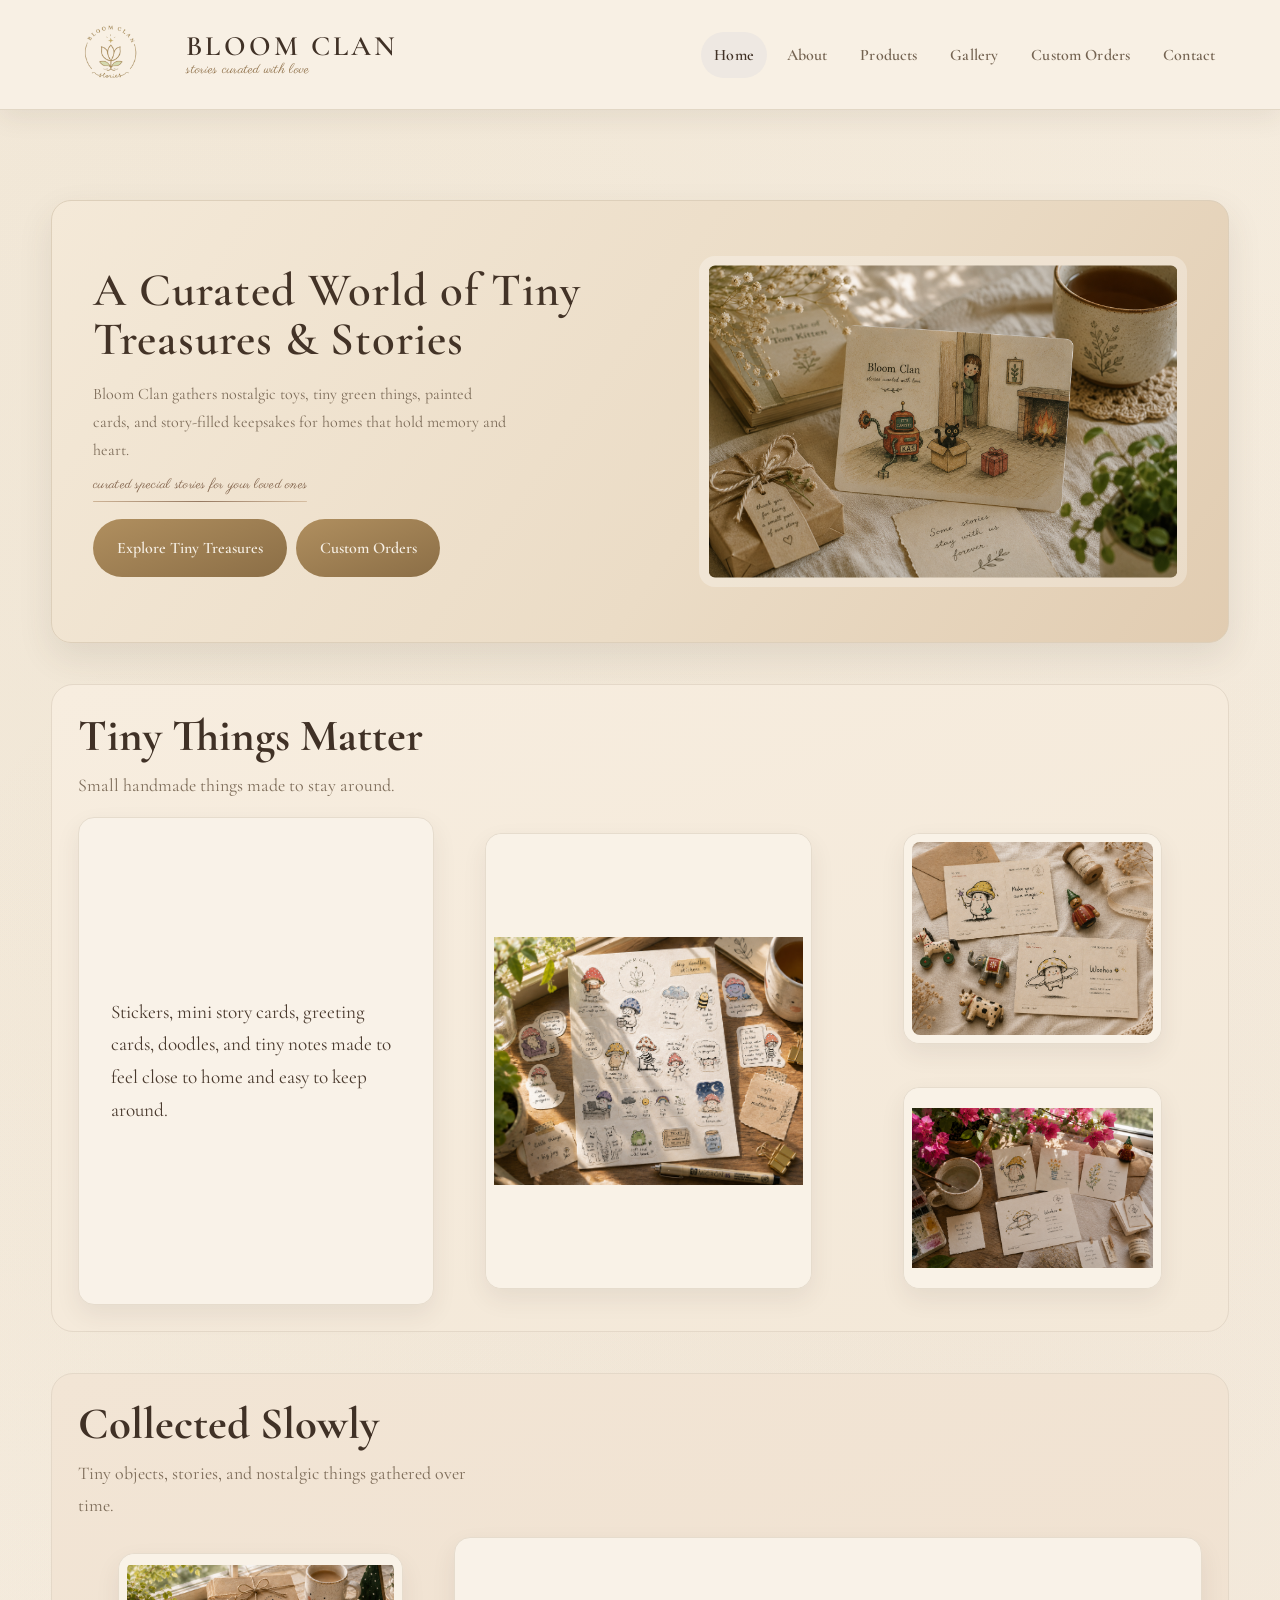
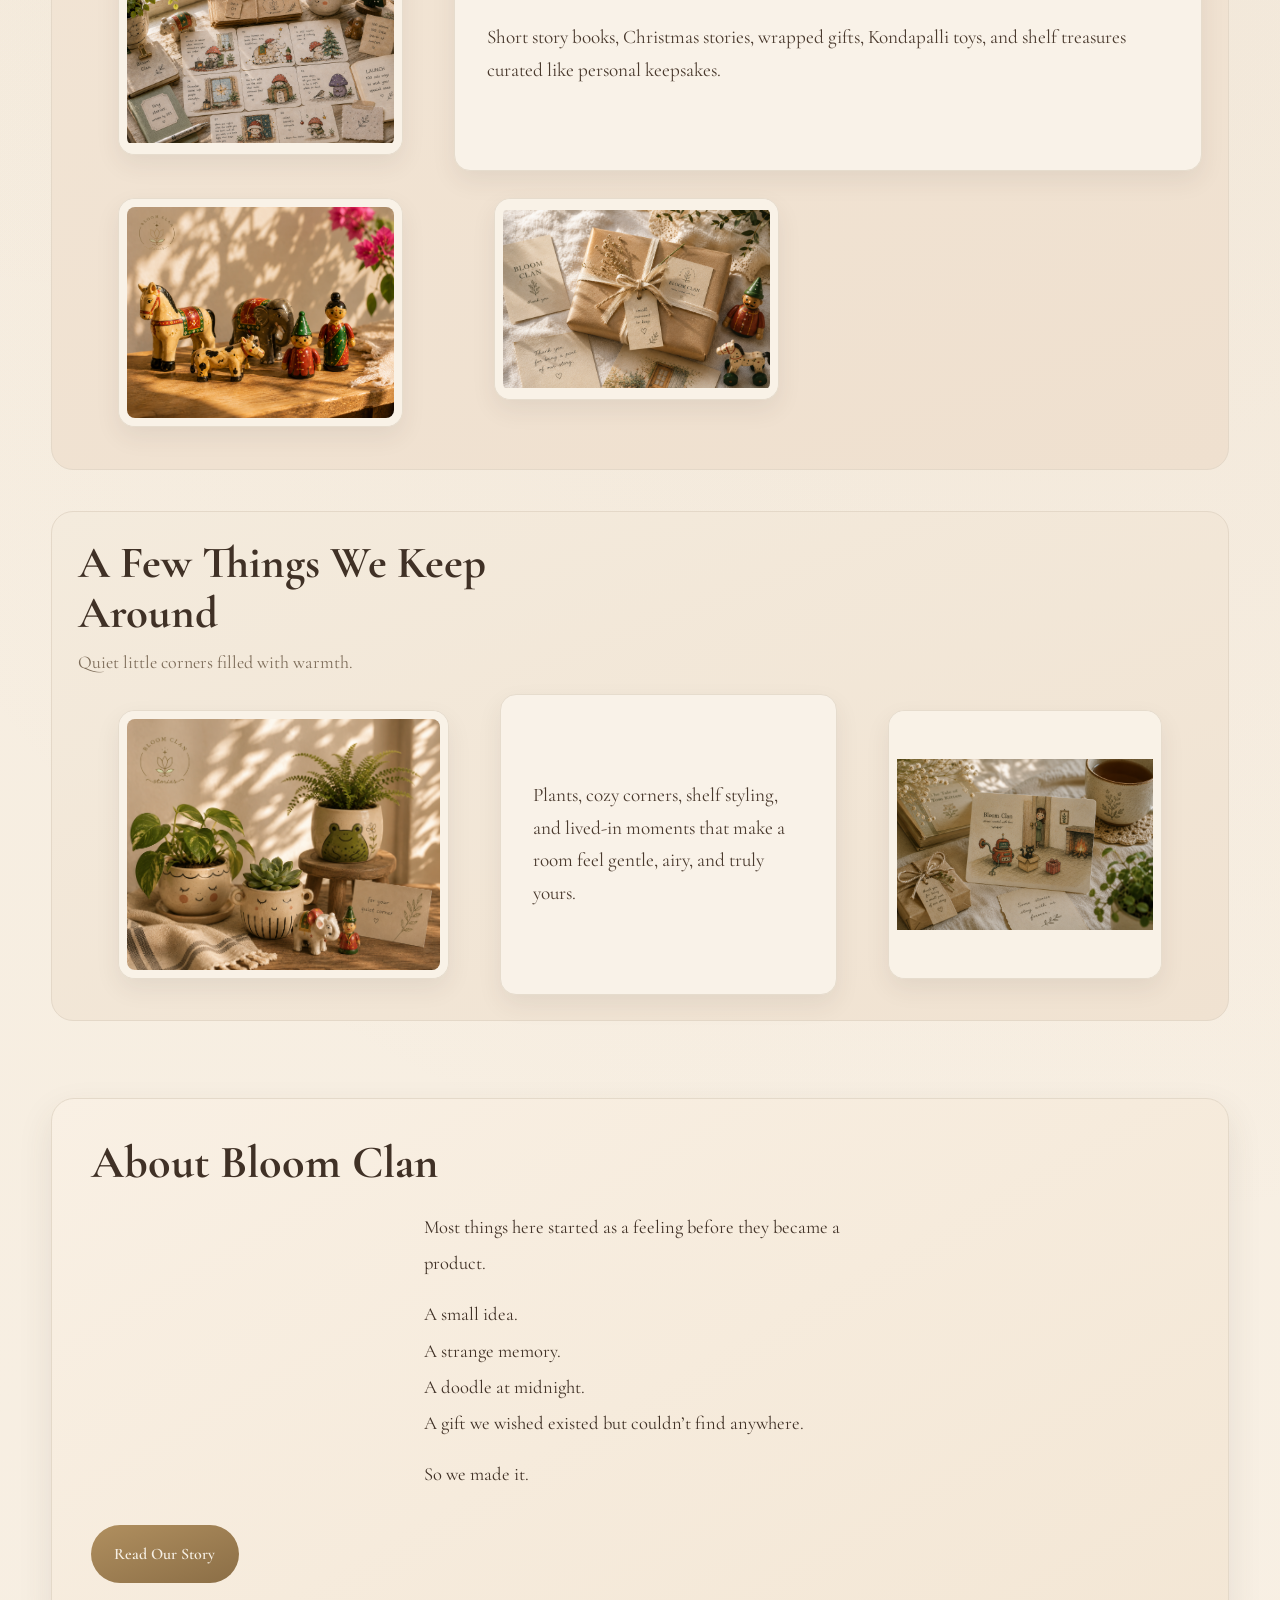
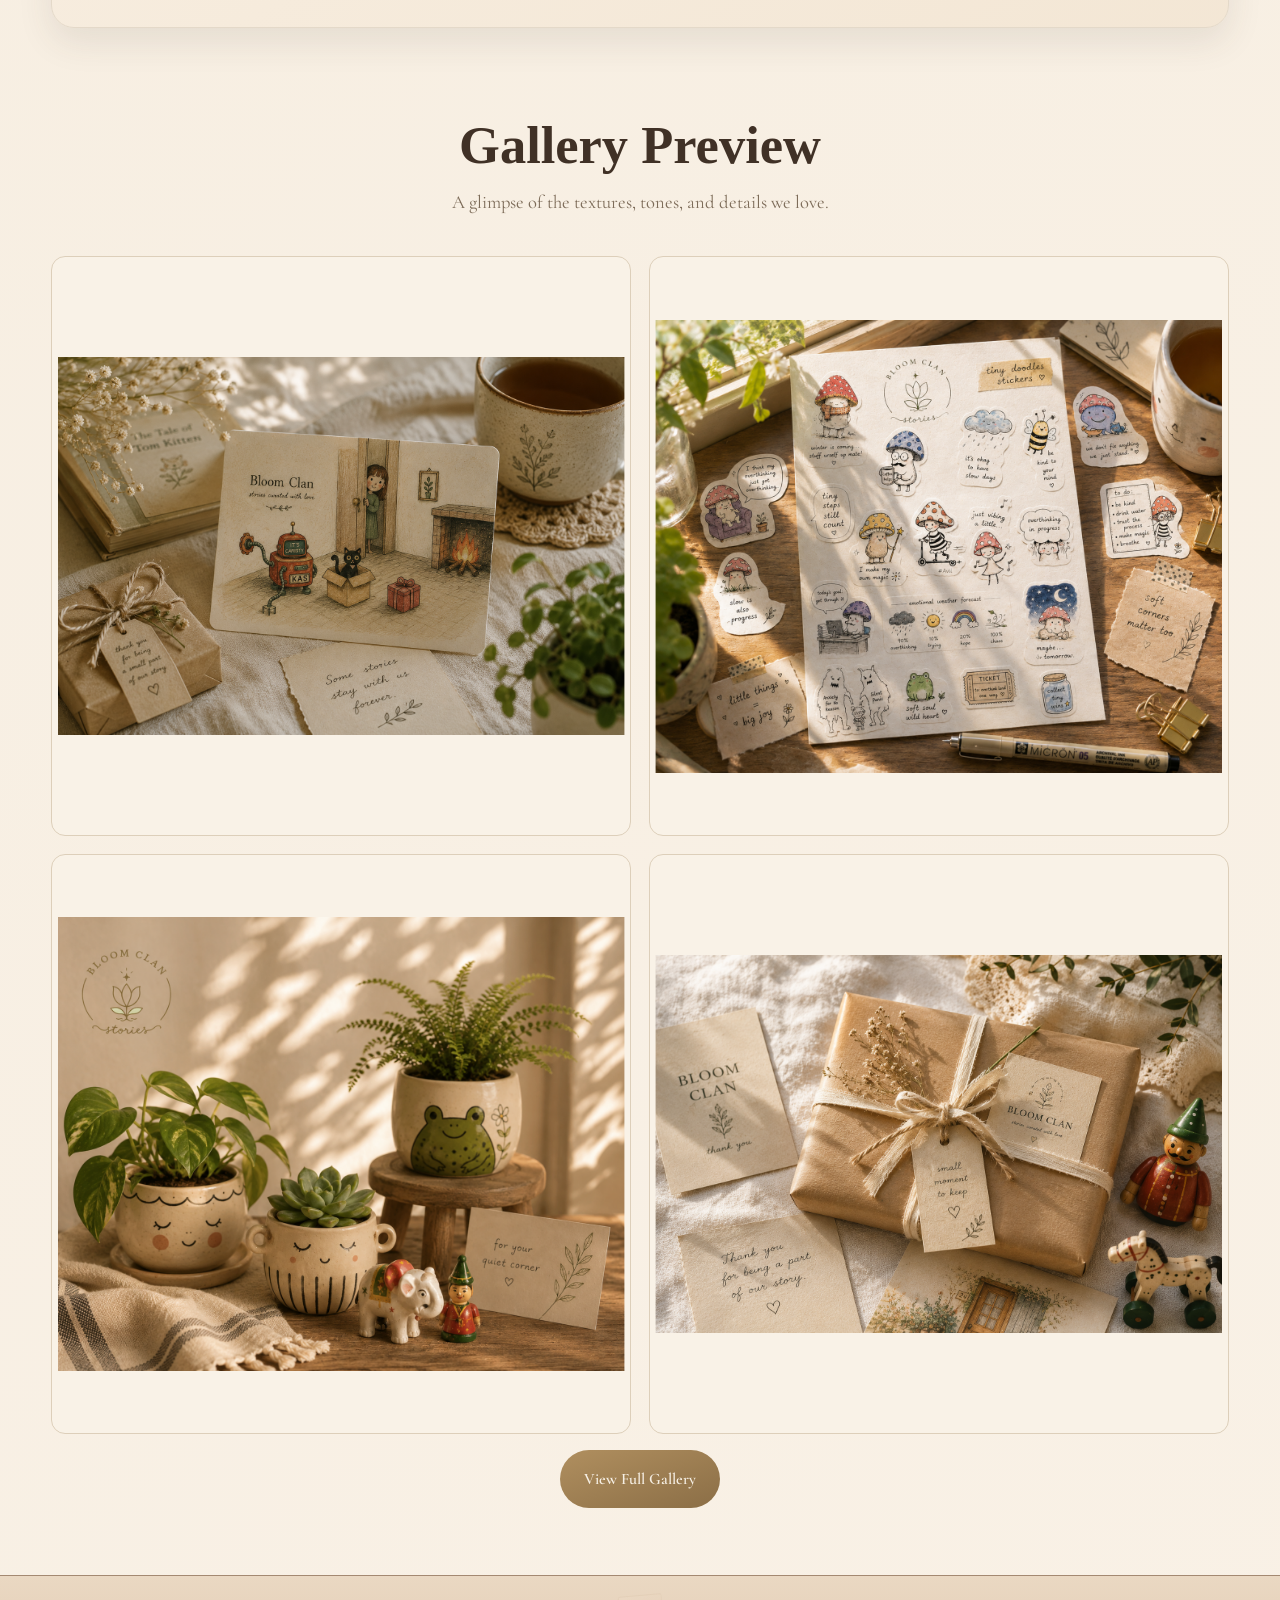
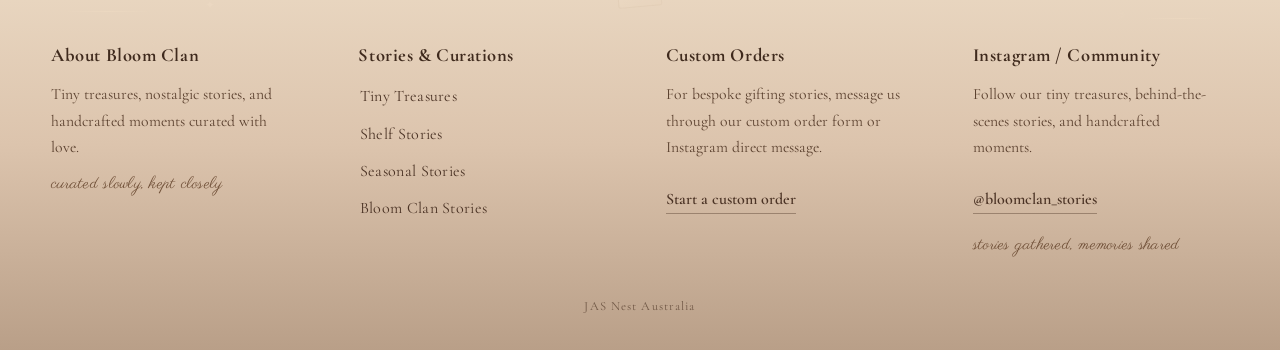
<file: index.html>
<!DOCTYPE html>
<html lang="en">
<head>
  <meta charset="UTF-8" />
  <meta name="viewport" content="width=device-width, initial-scale=1.0" />
  <title>Bloom Clan | Handmade Premium Collections</title>
  <link rel="stylesheet" href="styles.css" />
</head>
<body>
  <main class="container">
    <section class="hero">
      <div class="hero-inner">
        <div>
          <h1>A Curated World of Tiny Treasures & Stories</h1>
          <p class="lead">Bloom Clan gathers nostalgic toys, tiny green things, painted cards, and story-filled keepsakes for homes that hold memory and heart.</p>
          <div class="storyline-note" aria-label="Curated note">
            <span>curated special stories for your loved ones</span>
          </div>
          <div style="display:flex; gap:.6rem; flex-wrap:wrap; margin-top:1rem;" id="heroActions"></div>
        </div>
        <img src="assets/images/hero-story-card.png" alt="Bloom Clan hero story card with handmade nostalgic keepsakes" />
      </div>
    </section>

    <section class="emotion-section emotion-section--one">
      <div class="emotion-heading">
        <h2>Tiny Things Matter</h2>
        <p>Small handmade things made to stay around.</p>
      </div>
      <div class="emotion-layout emotion-layout--one">
        <article class="emotion-note">
          <p>Stickers, mini story cards, greeting cards, doodles, and tiny notes made to feel close to home and easy to keep around.</p>
        </article>
        <figure class="emotion-image large"><img src="assets/images/stickers-doodles.png" alt="Sticker and doodle sheets"></figure>
        <figure class="emotion-image"><img src="assets/images/mini-story-card.png" alt="Mini handmade story card"></figure>
        <figure class="emotion-image"><img src="assets/images/handmade-cards.png" alt="Handmade greeting cards"></figure>
      </div>
    </section>

    <section class="emotion-section emotion-section--two">
      <div class="emotion-heading">
        <h2>Collected Slowly</h2>
        <p>Tiny objects, stories, and nostalgic things gathered over time.</p>
      </div>
      <div class="emotion-layout emotion-layout--two">
        <figure class="emotion-image"><img src="assets/images/christmas-stories.png" alt="Christmas short story books"></figure>
        <article class="emotion-note">
          <p>Short story books, Christmas stories, wrapped gifts, Kondapalli toys, and shelf treasures curated like personal keepsakes.</p>
        </article>
        <figure class="emotion-image tall"><img src="assets/images/kondapalli-toys.png" alt="Kondapalli toys and shelf treasures"></figure>
        <figure class="emotion-image"><img src="assets/images/gift-wrapping.png" alt="Warmly wrapped gifts"></figure>
      </div>
    </section>

    <section class="emotion-section emotion-section--three">
      <div class="emotion-heading">
        <h2>A Few Things We Keep Around</h2>
        <p>Quiet little corners filled with warmth.</p>
      </div>
      <div class="emotion-layout emotion-layout--three">
        <figure class="emotion-image large"><img src="assets/images/plant corner.png" alt="Plant corner and cozy shelf styling"></figure>
        <article class="emotion-note">
          <p>Plants, cozy corners, shelf styling, and lived-in moments that make a room feel gentle, airy, and truly yours.</p>
        </article>
        <figure class="emotion-image"><img src="assets/images/hero-story-card.png" alt="Story card in a cozy corner"></figure>
      </div>
    </section>

    <section class="about-editorial about-editorial--teaser">
      <h2>About Bloom Clan</h2>
      <div class="about-copy">
        <p>Most things here started as a feeling before they became a product.</p>
        <p>A small idea.<br>A strange memory.<br>A doodle at midnight.<br>A gift we wished existed but couldn’t find anywhere.</p>
        <p>So we made it.</p>
      </div>
      <div class="about-action" id="aboutAction"></div>
    </section>

    <section class="gallery-preview-section">
      <div id="galleryTitle"></div>
      <div id="galleryPreview"></div>
      <div style="margin-top:1rem; text-align:center;" id="galleryAction"></div>
    </section>
  </main>

  <script src="components.js"></script>
  <script>
    document.getElementById('heroActions').innerHTML =
      CTAButton('Explore Tiny Treasures', 'products.html') +
      CTAButton('Custom Orders', 'custom-orders.html');

    document.getElementById('aboutAction').innerHTML = CTAButton('Read Our Story', 'about.html');

    document.getElementById('galleryTitle').innerHTML = SectionTitle(
      'Gallery Preview',
      'A glimpse of the textures, tones, and details we love.'
    );
    const previewImages = [
      'assets/images/hero-story-card.png',
      'assets/images/stickers-doodles.png',
      'assets/images/plant corner.png',
      'assets/images/gift-wrapping.png'
    ];
    document.getElementById('galleryPreview').innerHTML = GalleryGrid(previewImages);
    document.getElementById('galleryAction').innerHTML = CTAButton('View Full Gallery', 'gallery.html');
  </script>
</body>
</html>
</file>
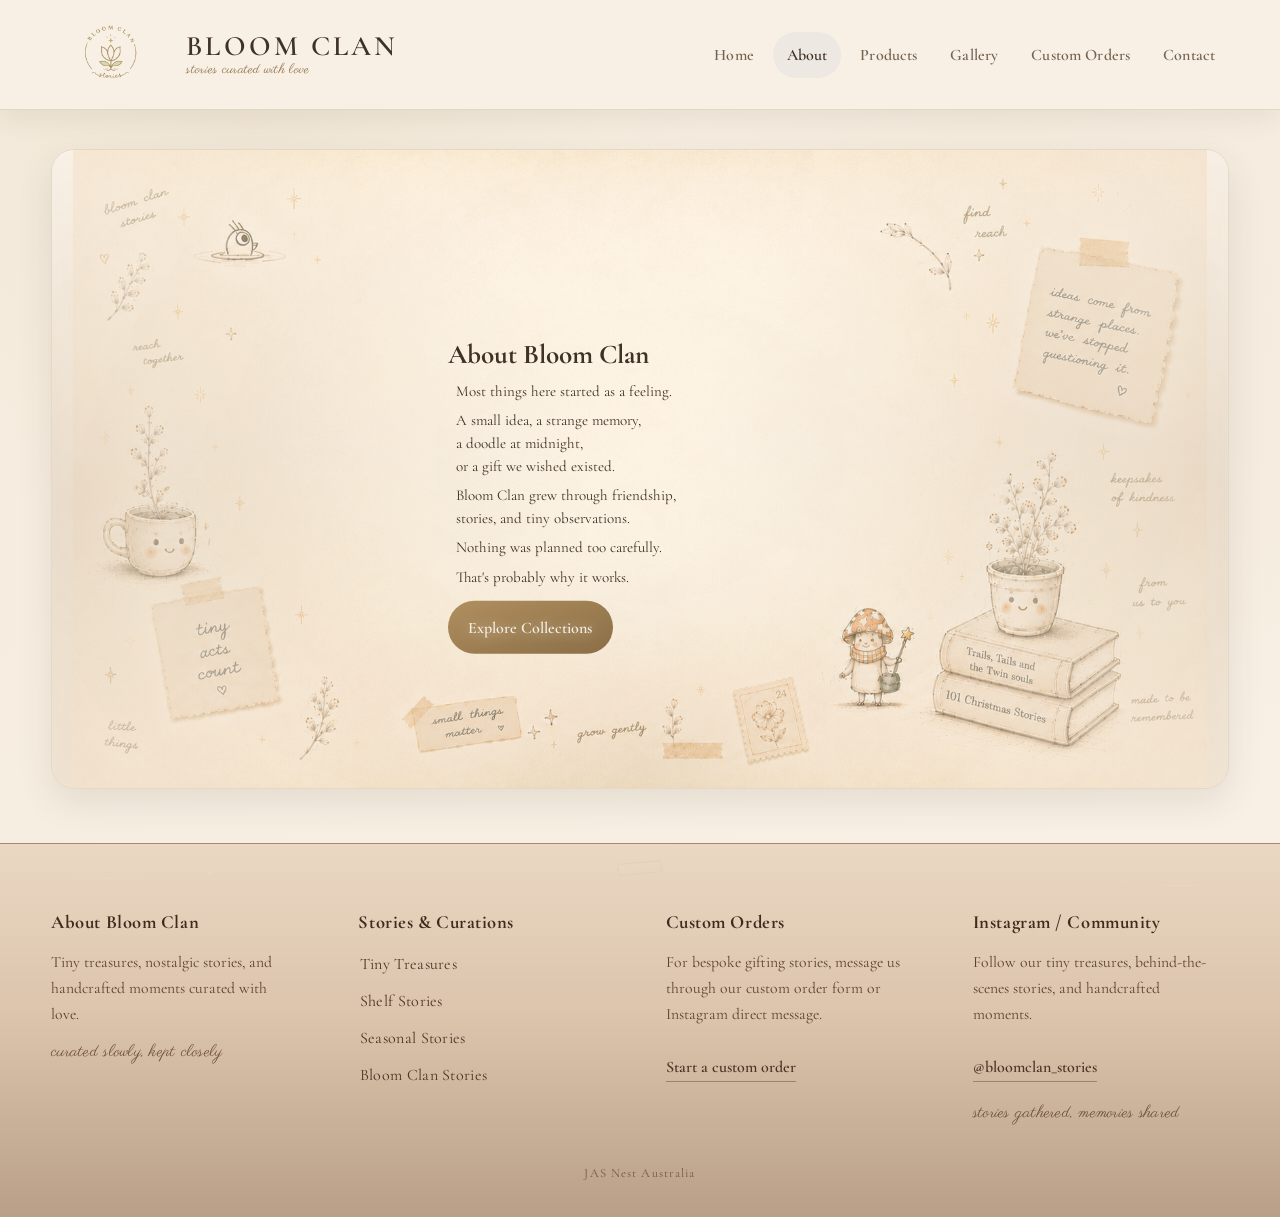
<file: about.html>
<!DOCTYPE html>
<html lang="en">
<head>
  <meta charset="UTF-8" />
  <meta name="viewport" content="width=device-width, initial-scale=1.0" />
  <title>About | Bloom Clan</title>
  <link rel="stylesheet" href="styles.css" />
</head>
<body class="page-about">
  <main class="container">
    <section class="about-editorial about-editorial--full">
      <div class="about-reading-panel">
        <h1>About Bloom Clan</h1>
        <div class="about-copy">
          <p>Most things here started as a feeling.</p>
          <p>A small idea, a strange memory,<br />a doodle at midnight,<br />or a gift we wished existed.</p>
          <p>Bloom Clan grew through friendship,<br />stories, and tiny observations.</p>
          <p>Nothing was planned too carefully.</p>
          <p>That's probably why it works.</p>
        </div>
        <div class="about-action" id="aboutCta"></div>
      </div>
    </section>
  </main>
  <script src="components.js"></script>
  <script>document.getElementById('aboutCta').innerHTML = CTAButton('Explore Collections', 'products.html');</script>
</body>
</html>
</file>
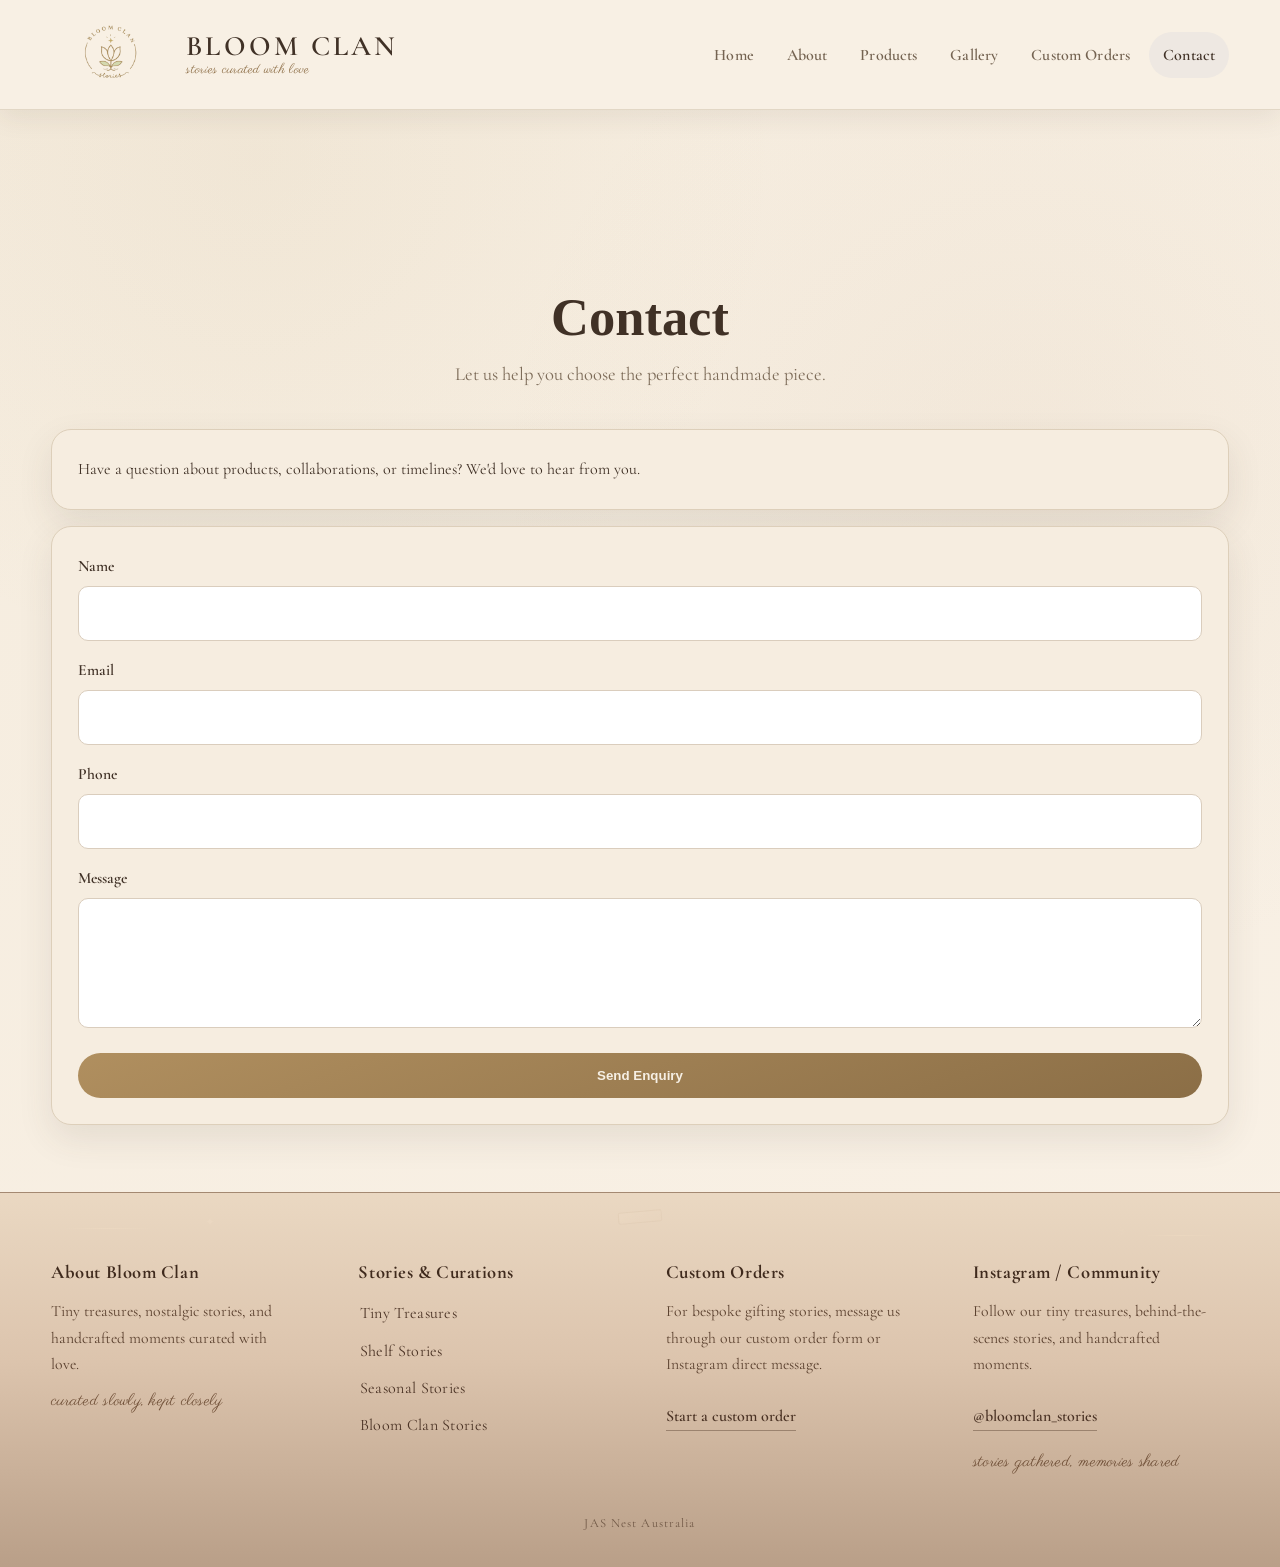
<file: contact.html>
<!DOCTYPE html><html lang="en"><head><meta charset="UTF-8"/><meta name="viewport" content="width=device-width, initial-scale=1.0"/><title>Contact | Bloom Clan</title><link rel="stylesheet" href="styles.css"/></head><body class="page-contact">
<main class="container">
  <div id="title"></div>
  <section class="copy" style="margin-bottom:1rem;">Have a question about products, collaborations, or timelines? We'd love to hear from you.</section>
  <section id="contactForm"></section>
</main>
<script src="components.js"></script>
<script>
  document.getElementById('title').innerHTML = SectionTitle('Contact', 'Let us help you choose the perfect handmade piece.');
  document.getElementById('contactForm').innerHTML = ContactForm('contact');
</script>
</body></html>
</file>
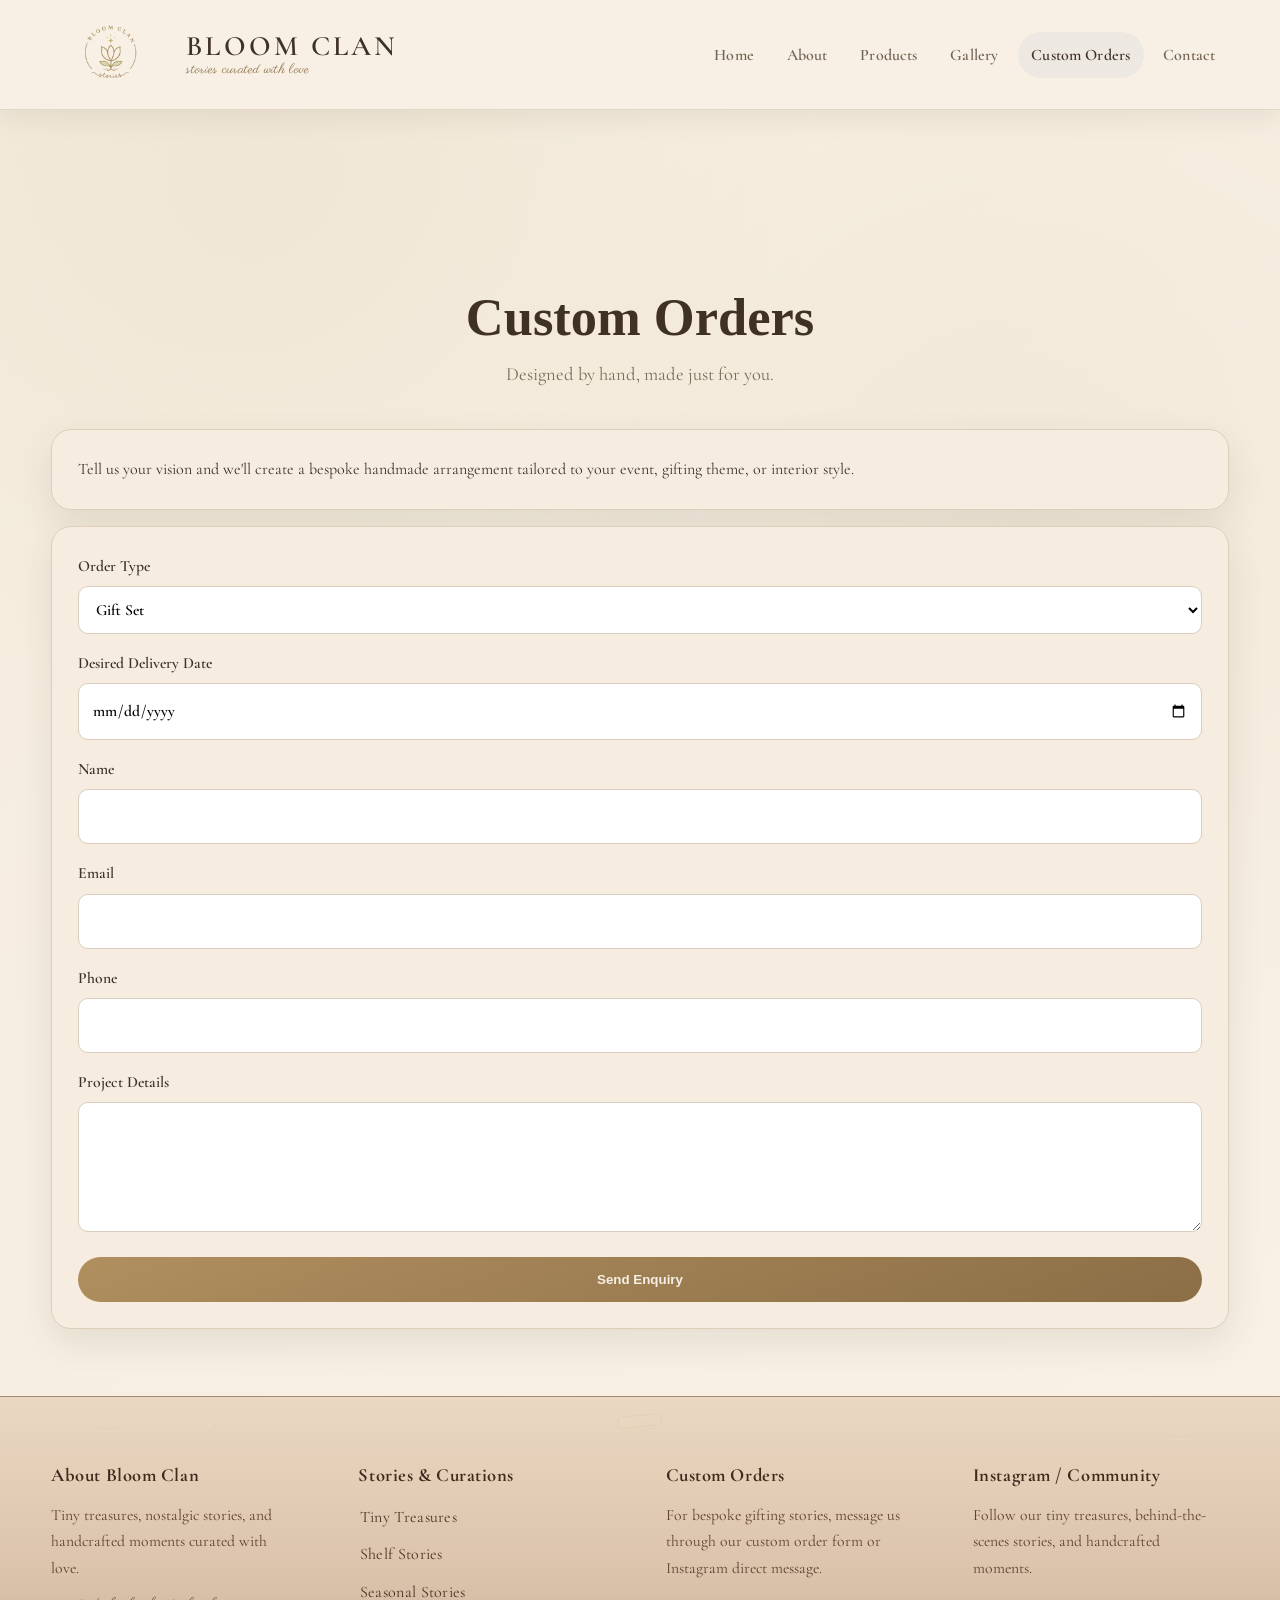
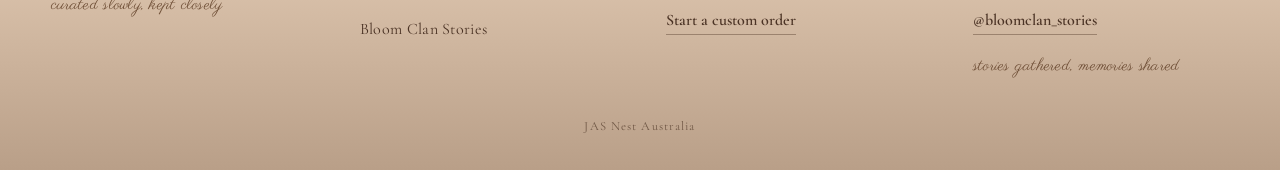
<file: custom-orders.html>
<!DOCTYPE html><html lang="en"><head><meta charset="UTF-8"/><meta name="viewport" content="width=device-width, initial-scale=1.0"/><title>Custom Orders | Bloom Clan</title><link rel="stylesheet" href="styles.css"/></head><body class="page-custom-orders">
<main class="container">
  <div id="title"></div>
  <section class="copy" style="margin-bottom:1rem;">Tell us your vision and we'll create a bespoke handmade arrangement tailored to your event, gifting theme, or interior style.</section>
  <section id="customForm"></section>
</main>
<script src="components.js"></script>
<script>
  document.getElementById('title').innerHTML = SectionTitle('Custom Orders', 'Designed by hand, made just for you.');
  document.getElementById('customForm').innerHTML = ContactForm('custom');
</script>
</body></html>
</file>
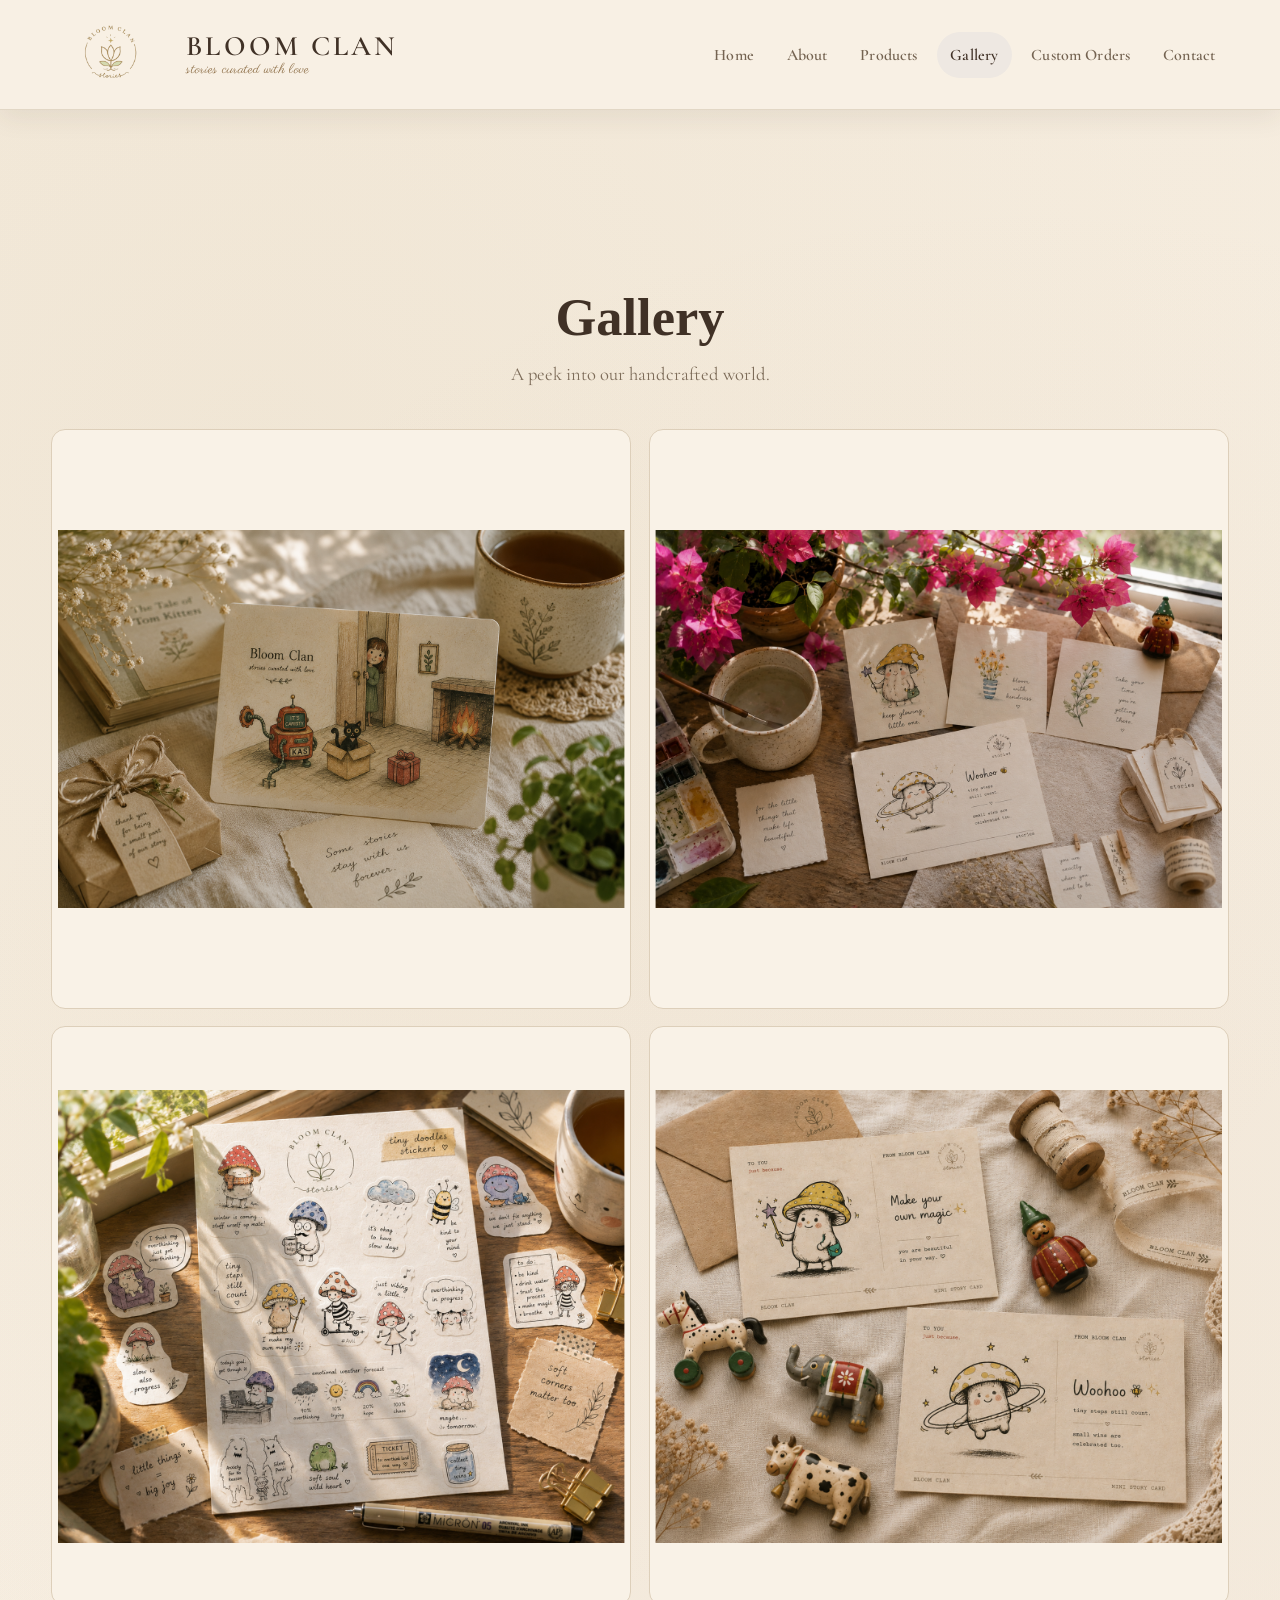
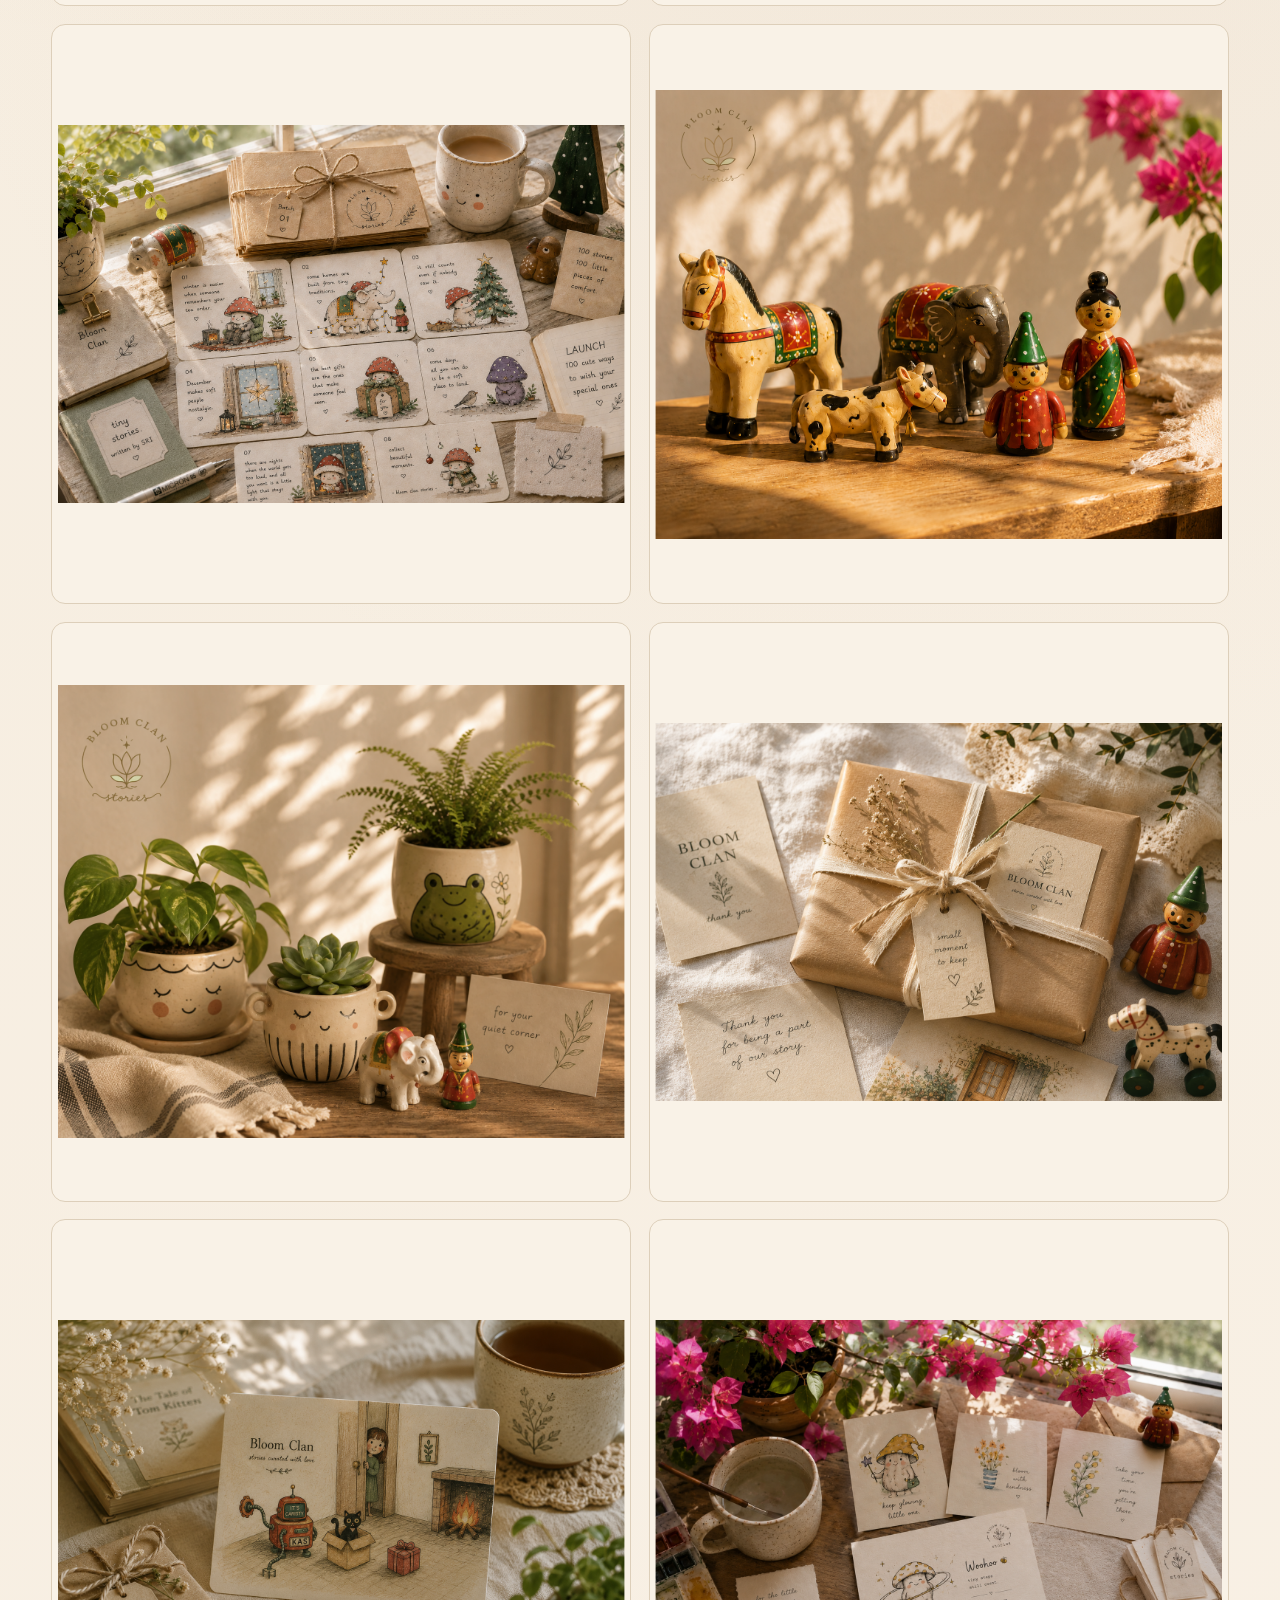
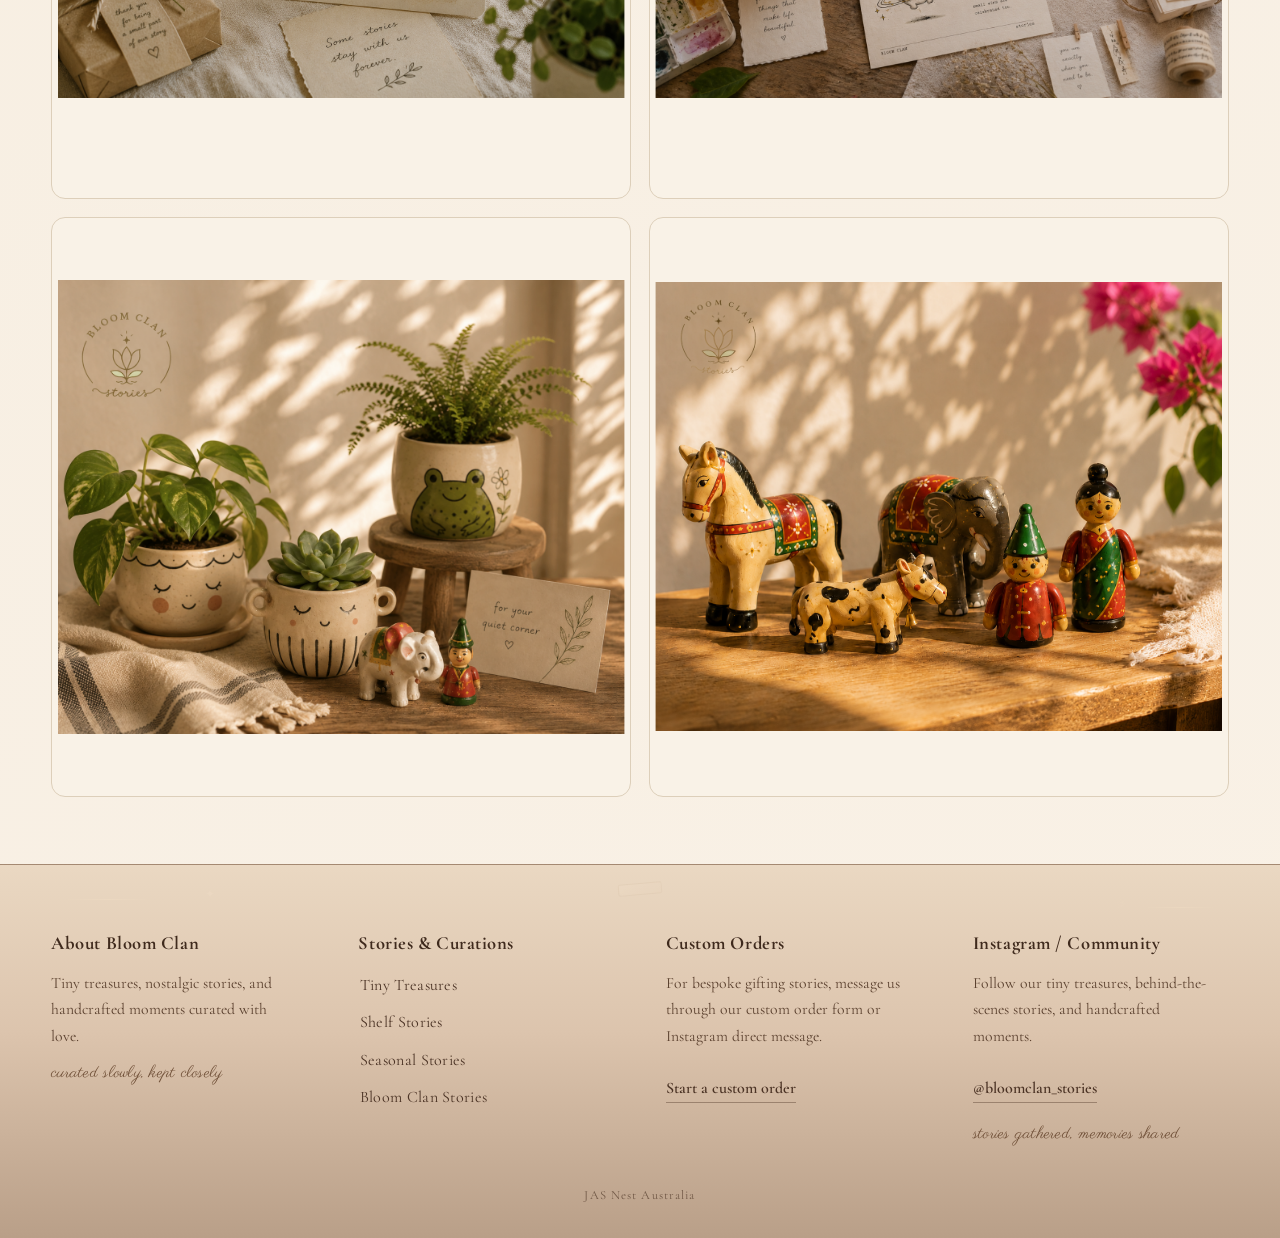
<file: gallery.html>
<!DOCTYPE html><html lang="en"><head><meta charset="UTF-8"/><meta name="viewport" content="width=device-width, initial-scale=1.0"/><title>Gallery | Bloom Clan</title><link rel="stylesheet" href="styles.css"/></head><body>
<main class="container">
  <div id="title"></div>
  <section id="gallery"></section>
</main>
<script src="components.js"></script>
<script>
  document.getElementById('title').innerHTML = SectionTitle('Gallery', 'A peek into our handcrafted world.');
  const images = [
    'assets/images/hero-story-card.png',
    'assets/images/handmade-cards.png',
    'assets/images/stickers-doodles.png',
    'assets/images/mini-story-card.png',
    'assets/images/christmas-stories.png',
    'assets/images/kondapalli-toys.png',
    'assets/images/plant corner.png',
    'assets/images/gift-wrapping.png',
    'assets/images/hero-story-card.png',
    'assets/images/handmade-cards.png',
    'assets/images/plant corner.png',
    'assets/images/kondapalli-toys.png'
  ];
  document.getElementById('gallery').innerHTML = GalleryGrid(images);
</script>
</body></html>
</file>
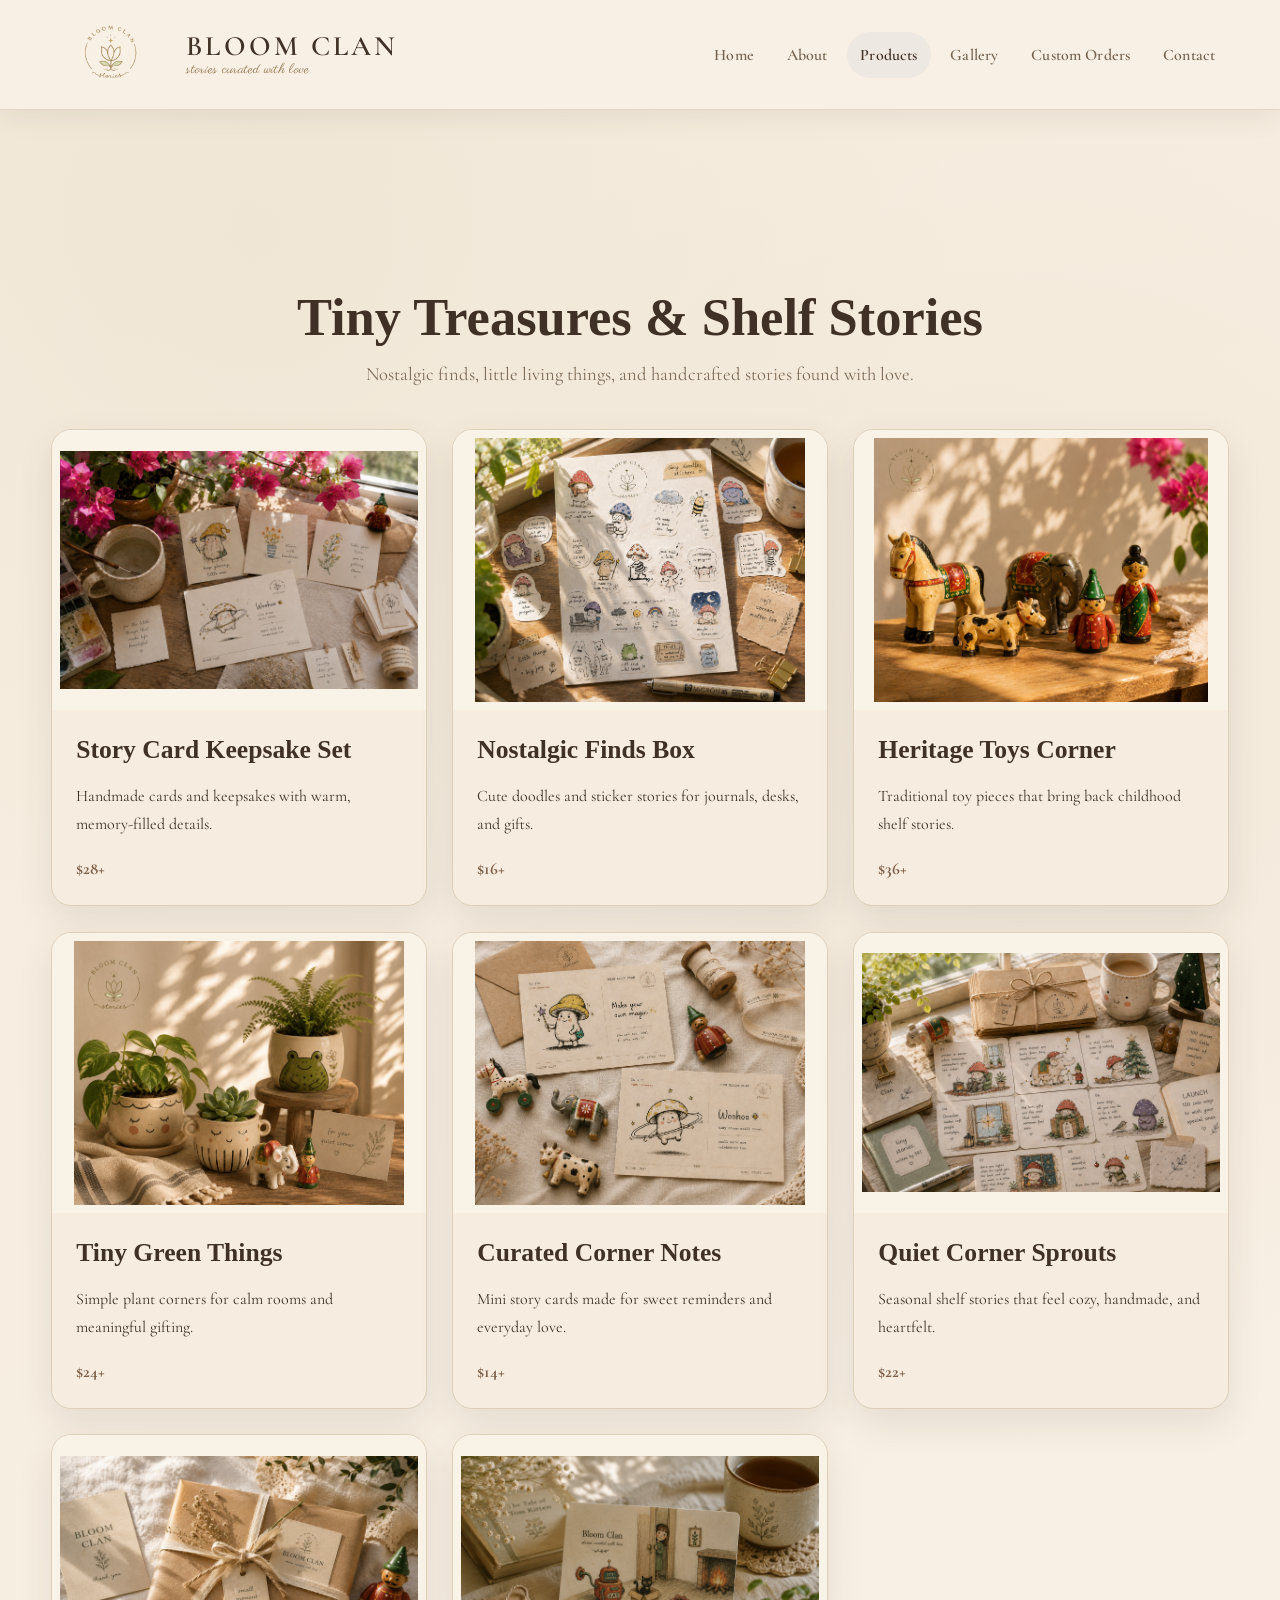
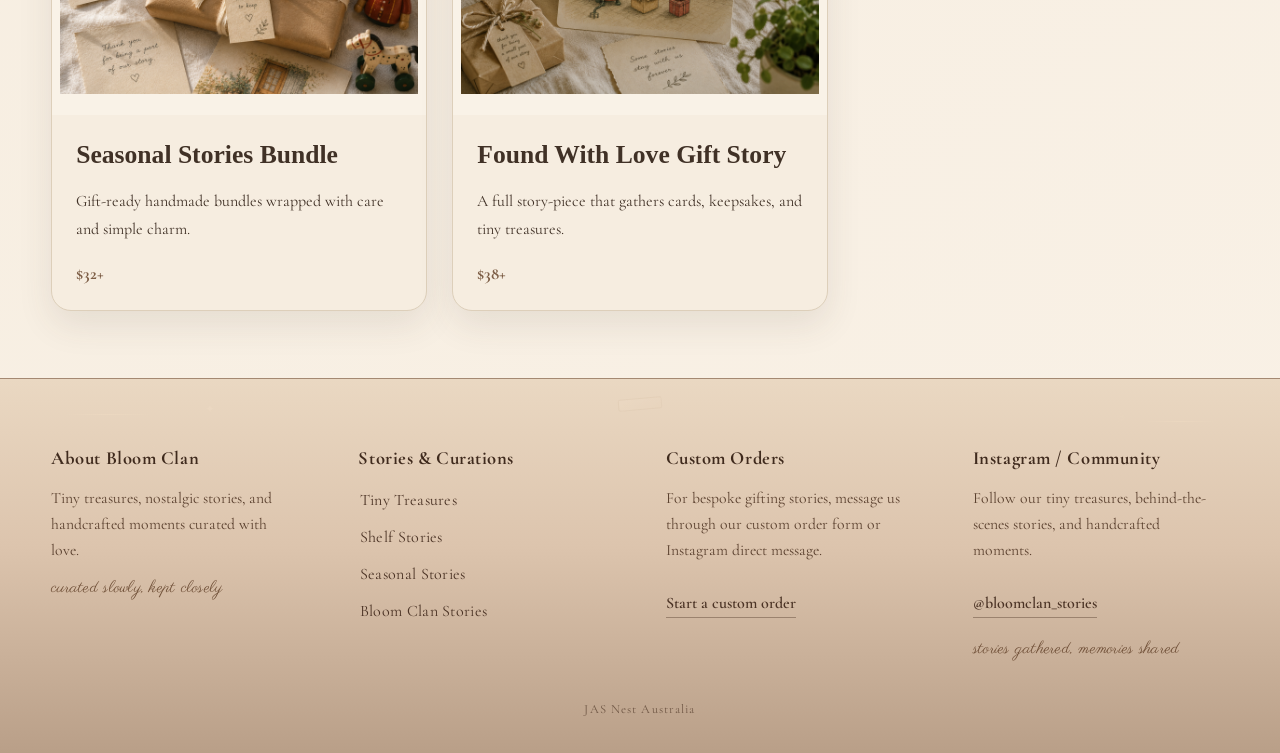
<file: products.html>
<!DOCTYPE html><html lang="en"><head><meta charset="UTF-8"/><meta name="viewport" content="width=device-width, initial-scale=1.0"/><title>Products | Bloom Clan</title><link rel="stylesheet" href="styles.css"/></head><body>
<main class="container">
  <div id="title"></div>
  <section class="card-grid" id="productsGrid"></section>
</main>
<script src="components.js"></script>
<script>
  document.getElementById('title').innerHTML = SectionTitle('Tiny Treasures & Shelf Stories', 'Nostalgic finds, little living things, and handcrafted stories found with love.');
  const products = [
    { image: 'assets/images/handmade-cards.png', name: 'Story Card Keepsake Set', description: 'Handmade cards and keepsakes with warm, memory-filled details.', price: '$28+' },
    { image: 'assets/images/stickers-doodles.png', name: 'Nostalgic Finds Box', description: 'Cute doodles and sticker stories for journals, desks, and gifts.', price: '$16+' },
    { image: 'assets/images/kondapalli-toys.png', name: 'Heritage Toys Corner', description: 'Traditional toy pieces that bring back childhood shelf stories.', price: '$36+' },
    { image: 'assets/images/plant corner.png', name: 'Tiny Green Things', description: 'Simple plant corners for calm rooms and meaningful gifting.', price: '$24+' },
    { image: 'assets/images/mini-story-card.png', name: 'Curated Corner Notes', description: 'Mini story cards made for sweet reminders and everyday love.', price: '$14+' },
    { image: 'assets/images/christmas-stories.png', name: 'Quiet Corner Sprouts', description: 'Seasonal shelf stories that feel cozy, handmade, and heartfelt.', price: '$22+' },
    { image: 'assets/images/gift-wrapping.png', name: 'Seasonal Stories Bundle', description: 'Gift-ready handmade bundles wrapped with care and simple charm.', price: '$32+' },
    { image: 'assets/images/hero-story-card.png', name: 'Found With Love Gift Story', description: 'A full story-piece that gathers cards, keepsakes, and tiny treasures.', price: '$38+' }
  ];
  document.getElementById('productsGrid').innerHTML = products.map(ProductCard).join('');
</script>
</body></html>
</file>
<file: styles.css>
@import url("https://fonts.googleapis.com/css2?family=Cormorant+Garamond:wght@500;600;700&family=Parisienne&display=swap");

:root {
  --ivory: #f5ecde;
  --warm-ivory: #f9f1e6;
  --sage: #ab8f73;
  --sage-deep: #7e5f47;
  --beige: #dec8ae;
  --muted-gold: #a7834f;
  --ink: #403126;
  --muted-ink: #7d6c59;
  --surface: #f6eddf;
  --border: #ddcfba;
  --radius: 20px;
  --shadow: 0 14px 35px rgba(65, 56, 47, 0.1);
}

* { box-sizing: border-box; }
body {
  margin: 0;
  font-family: "Cormorant Garamond", "Times New Roman", serif;
  color: var(--ink);
  line-height: 1.75;
  background:
    radial-gradient(circle at 20% 10%, rgba(181, 154, 99, 0.08), transparent 30%),
    radial-gradient(circle at 80% 30%, rgba(186, 151, 117, 0.08), transparent 35%),
    linear-gradient(145deg, var(--ivory), var(--warm-ivory));
}
img { max-width: 100%; display: block; }
a { color: inherit; text-decoration: none; }

.container { width: min(1320px, 92%); margin: 0 auto; }

.site-header {
  position: sticky;
  top: 0;
  z-index: 20;
  backdrop-filter: blur(12px);
  background: color-mix(in oklab, var(--warm-ivory) 90%, #f0e3d2);
  border-bottom: 1px solid color-mix(in oklab, var(--border) 84%, #ffffff);
  box-shadow: 0 8px 24px rgba(61, 49, 37, 0.08);
}
.header-inner {
  display: flex;
  align-items: center;
  justify-content: space-between;
  gap: clamp(0.9rem, 1.8vw, 2rem);
  padding: 0.85rem 0;
  min-height: 84px;
}
.brand {
  display: inline-flex;
  align-items: center;
  gap: clamp(0.55rem, 1.6vw, 0.95rem);
  flex-shrink: 0;
}

.brand-logo-wrap {
  height: 68px;
  width: auto;
  overflow: hidden;
  display: inline-flex;
  align-items: center;
  justify-content: flex-start;
  flex-shrink: 0;
}
.brand-logo {
  height: 100%;
  width: auto;
  object-fit: contain;
}
.brand-logo-fallback {
  width: 100%;
  height: 100%;
  align-items: center;
  justify-content: center;
  padding: 0.2rem;
  text-align: center;
  font-size: clamp(0.4rem, 0.55rem + 0.1vw, 0.5rem);
  line-height: 1.1;
  letter-spacing: 0.03em;
  font-weight: 700;
  color: var(--sage-deep);
}
.brand-text-wrap {
  display: grid;
  align-items: center;
  line-height: 1.05;
}
.brand-name {
  font-family: "Cormorant Garamond", "Times New Roman", serif;
  font-size: clamp(1.26rem, 1.38rem + 0.46vw, 1.86rem);
  letter-spacing: 0.11em;
  text-transform: uppercase;
  font-weight: 600;
}
.brand-tagline {
  font-family: "Parisienne", "Brush Script MT", cursive;
  font-size: clamp(0.74rem, 0.77rem + 0.22vw, 0.94rem);
  letter-spacing: 0.02em;
  color: color-mix(in oklab, var(--muted-gold) 74%, var(--ink));
  text-transform: none;
  font-weight: 500;
  margin-top: 0.1rem;
}

.menu-toggle {
  display: none;
  border: 1px solid color-mix(in oklab, var(--border) 85%, #f7e8d3);
  background: linear-gradient(160deg, #fbf2e6, #f3e5d2);
  color: color-mix(in oklab, var(--ink) 86%, #6a4f38);
  padding: 0.46rem 0.66rem;
  border-radius: 999px;
  font-size: 0.79rem;
  letter-spacing: 0.02em;
  font-weight: 600;
  white-space: nowrap;
  box-shadow: 0 5px 12px rgba(99, 74, 50, 0.09);
}
.nav-links { display: flex; gap: 0.35rem; align-items: center; }
.nav-links a {
  padding: 0.55rem 0.85rem;
  border-radius: 999px;
  color: color-mix(in oklab, var(--muted-ink) 86%, var(--ink));
  font-weight: 600;
  letter-spacing: 0.01em;
  transition: color 220ms ease, background-color 220ms ease, transform 220ms ease, box-shadow 220ms ease;
}
.nav-links a:hover,
.nav-links a:focus-visible {
  color: var(--ink);
  background: color-mix(in oklab, var(--beige) 42%, white);
  box-shadow: 0 5px 14px rgba(120, 99, 72, 0.12);
  transform: translateY(-1px);
}
.nav-links a.active {
  color: var(--ink);
  background: color-mix(in oklab, var(--sage) 20%, white);
}

main { padding: 5.6rem 0 4.2rem; }
.hero {
  background: linear-gradient(125deg, #f4e9d8, #ebdcc6 58%, #e1ccb1);
  border: 1px solid var(--border);
  border-radius: var(--radius);
  overflow: hidden;
  box-shadow: var(--shadow);
}
.hero-inner { display: grid; grid-template-columns: 1.08fr 0.92fr; gap: clamp(1.6rem, 2.6vw, 2.5rem); align-items: center; padding: clamp(1.7rem, 3.2vw, 2.7rem); min-height: clamp(380px, 49vh, 520px); }
.hero-inner > img { width: 100%; max-height: clamp(300px, 44vh, 460px); object-fit: contain; object-position: center; border-radius: 16px; background: rgba(255,255,255,0.28); padding: clamp(0.35rem, 0.75vw, 0.6rem); }
.hero h1 {
  color: color-mix(in oklab, var(--ink) 90%, #5a4433);
  font-family: "Cormorant Garamond", "Times New Roman", serif;
  font-weight: 600;
  line-height: 1.05;
  letter-spacing: 0.02em;
  font-size: clamp(2.1rem, 3.65vw, 3.35rem);
  margin: 0;
}
.lead { color: var(--muted-ink); font-size: clamp(1rem, 1.25vw, 1.16rem); max-width: 52ch; margin-bottom: 0.2rem; }
.storyline-note {
  position: relative;
  display: inline-block;
  margin-top: 0.35rem;
  padding-bottom: 0.38rem;
  color: #7c5d45;
  font-family: "Parisienne", "Brush Script MT", cursive;
  font-size: clamp(0.88rem, 1.1vw, 1rem);
  letter-spacing: 0.02em;
}
.storyline-note::after {
  content: "";
  position: absolute;
  left: 0;
  bottom: 0.06rem;
  width: 100%;
  height: 1.5px;
  border-radius: 999px;
  transform-origin: left center;
  transform: scaleX(0);
  background: linear-gradient(90deg, rgba(170, 130, 91, 0.5), rgba(127, 94, 69, 0.8), rgba(183, 145, 106, 0.45));
  animation: lineReveal 5s ease forwards;
}
@keyframes lineReveal {
  from { transform: scaleX(0); }
  to { transform: scaleX(1); }
}
.section-title { text-align: center; margin: 5.5rem 0 2.4rem; }
.section-title h2 { font-family: Georgia, serif; margin: 0; font-size: clamp(2.1rem, 4.1vw, 3.35rem); line-height: 1.12; }
.section-title p { margin: 0.7rem auto 0; color: var(--muted-ink); max-width: 70ch; font-size: clamp(1rem, 1.45vw, 1.2rem); }

.cta-btn {
  display: inline-block;
  background: linear-gradient(160deg, #b08f5f, #8b6e46);
  color: #f6efe4;
  padding: 0.94rem 1.48rem;
  border-radius: 999px;
  font-weight: 600;
  border: none;
  transition: transform 220ms ease, box-shadow 220ms ease, filter 220ms ease;
}
.cta-btn:hover,
.cta-btn:focus-visible { transform: translateY(-2px); box-shadow: 0 10px 24px rgba(181, 154, 99, 0.3); filter: saturate(110%); }

.card-grid { display: grid; grid-template-columns: repeat(3, minmax(0, 1fr)); gap: clamp(1.35rem, 2vw, 2.2rem); }
.product-card {
  background: color-mix(in oklab, var(--surface) 90%, var(--warm-ivory));
  border: 1px solid var(--border);
  border-radius: var(--radius);
  overflow: hidden;
  box-shadow: var(--shadow);
  transition: transform 260ms ease, box-shadow 260ms ease;
  height: 100%;
}
.product-card:hover { transform: translateY(-5px); box-shadow: 0 16px 34px rgba(65, 56, 47, 0.14); }
.product-card img { width: 100%; aspect-ratio: 4 / 3; object-fit: contain; object-position: center; background: color-mix(in oklab, var(--warm-ivory) 94%, white); padding: 0.5rem; }
.product-card .content { padding: 1.5rem 1.5rem 1.35rem; }
.product-card h3 { margin: 0 0 0.5rem; font-family: Georgia, serif; font-size: clamp(1.28rem, 2vw, 1.6rem); line-height: 1.25; }
.price { color: var(--sage-deep); font-weight: 700; font-size: 1.05rem; }

.gallery-grid { display: grid; grid-template-columns: repeat(2, minmax(0, 1fr)); gap: 1.1rem; }
.gallery-grid img { border-radius: 14px; aspect-ratio: 1; object-fit: contain; object-position: center; background: color-mix(in oklab, var(--warm-ivory) 94%, white); padding: 0.35rem; border: 1px solid var(--border); transition: transform 220ms ease; }
.gallery-grid img:hover { transform: scale(1.02); }

.copy, .form-card {
  background: color-mix(in oklab, var(--surface) 90%, var(--warm-ivory));
  padding: clamp(1.35rem, 2vw, 2rem);
  border-radius: var(--radius);
  border: 1px solid var(--border);
  box-shadow: var(--shadow);
}
form { display: grid; gap: 1rem; }
label { font-weight: 600; font-size: 0.98rem; }
input, textarea, select {
  width: 100%;
  padding: 0.8rem;
  margin-top: 0.35rem;
  border: 1px solid #dacdbd;
  border-radius: 10px;
  font: inherit;
  background: #fff;
}
textarea { min-height: 130px; resize: vertical; }

.site-footer {
  position: relative;
  overflow: hidden;
  background:
    linear-gradient(180deg, #ead8c2 0%, #dcc4ad 45%, #b99f88 100%),
    radial-gradient(120% 86% at 14% 6%, rgba(252, 241, 225, 0.24), transparent 58%),
    radial-gradient(118% 94% at 86% 96%, rgba(162, 129, 99, 0.16), transparent 66%),
    repeating-linear-gradient(44deg, rgba(255, 250, 241, 0.025) 0 2px, rgba(92, 67, 47, 0.015) 2px 4px);
  color: #5b412f;
  padding: 3.9rem 0 2rem;
  border-top: 1px solid rgba(104, 73, 50, 0.26);
}
.footer-paper-grain {
  position: absolute;
  inset: 0;
  pointer-events: none;
  background:
    radial-gradient(circle at 12% 18%, rgba(244, 226, 202, 0.08) 0 1px, transparent 2px),
    radial-gradient(circle at 88% 72%, rgba(244, 226, 202, 0.06) 0 1px, transparent 2px);
  opacity: 0.55;
}
.footer-shell { position: relative; z-index: 1; }
.footer-grid {
  display: grid;
  grid-template-columns: repeat(4, minmax(0, 1fr));
  gap: clamp(2rem, 4vw, 4rem);
  align-items: start;
}
.footer-block { position: relative; margin: 0; align-self: start; }
.footer-heading {
  margin: 0 0 0.7rem;
  color: #3f2a1d;
  font-size: clamp(1.12rem, 1.45vw, 1.26rem);
  letter-spacing: 0.03em;
}
.footer-body {
  margin: 0;
  color: #5b412f;
  line-height: 1.68;
  font-size: clamp(0.98rem, 1.1vw, 1.04rem);
  max-width: 34ch;
}
.footer-script {
  margin: 0.5rem 0 0;
  font-family: "Parisienne", "Brush Script MT", cursive;
  color: #6f4f37;
  font-size: clamp(1.08rem, 1.35vw, 1.16rem);
  letter-spacing: 0.015em;
}
.footer-editorial {
  display: grid;
  justify-items: start;
  gap: 0.58rem;
}
.footer-editorial a {
  font-size: clamp(1rem, 1.1vw, 1.06rem);
  color: #4b3325;
  letter-spacing: 0.02em;
  padding-left: 0.08rem;
  transition: color .22s ease, transform .22s ease, text-shadow .22s ease;
}
.footer-editorial a:hover,
.footer-editorial a:focus-visible {
  color: #3f2a1d;
  transform: translateX(2px);
  text-shadow: 0 2px 10px rgba(74, 45, 28, 0.14);
}
.footer-inline-link {
  display: inline-flex;
  margin-top: 0.5rem;
  color: #4b3325;
  border-bottom: 1px solid rgba(75, 51, 37, 0.4);
  transition: border-color .2s ease, color .2s ease;
}
.footer-inline-link:hover,
.footer-inline-link:focus-visible {
  color: #3f2a1d;
  border-color: rgba(63, 42, 29, 0.65);
}

.footer-inline-link--key {
  font-weight: 600;
  color: #4b3325;
  text-shadow: none;
}
.footer-divider {
  width: min(220px, 70%);
  height: 1px;
  margin: 1rem 0;
  background: linear-gradient(90deg, rgba(255, 238, 215, 0), rgba(255, 238, 215, 0.56), rgba(255, 238, 215, 0));
}
.footer-copyright {
  margin: 2.2rem 0 0;
  text-align: center;
  font-size: 0.78rem;
  letter-spacing: 0.09em;
  color: #6f5745;
}
.footer-decor {
  position: absolute;
  inset: 0;
  pointer-events: none;
  color: rgba(252, 233, 210, 0.14);
  font-size: 0.78rem;
}
.decor-star { position: absolute; top: 1.2rem; left: 16%; }
.decor-mushroom { position: absolute; right: 12%; top: 1.8rem; font-size: 0.72rem; opacity: 0.22; }
.decor-line {
  position: absolute;
  height: 1px;
  background: linear-gradient(90deg, transparent, rgba(249, 228, 201, 0.24), transparent);
}
.decor-line--left { top: 2.15rem; left: 5%; width: 88px; }
.decor-line--right { top: 2.6rem; right: 5%; width: 72px; }
.decor-tape {
  filter: saturate(0.88);
  position: absolute;
  top: 1.14rem;
  left: calc(50% - 22px);
  width: 44px;
  height: 12px;
  background: linear-gradient(150deg, rgba(245, 227, 205, 0.22), rgba(235, 205, 174, 0.22));
  border: 1px solid rgba(191, 158, 127, 0.2);
  border-radius: 2px;
  transform: rotate(-5deg);
  opacity: 0.55;
}

.emotion-section {
  margin-top: clamp(2rem, 3.2vw, 2.9rem);
  padding: clamp(1.25rem, 2vw, 1.9rem);
  border-radius: calc(var(--radius) + 2px);
  border: 1px solid color-mix(in oklab, var(--border) 80%, #fff);
}
.emotion-section--one { background: linear-gradient(160deg, #f7eddf, #f3e8d8); }
.emotion-section--two { background: linear-gradient(160deg, #f2e5d5, #efe0cf); scroll-margin-top: 8.8rem; }
.emotion-section--three { background: linear-gradient(160deg, #f4ebdd, #f0e2d1); }

.emotion-heading { max-width: 52ch; margin-bottom: 1rem; }
.emotion-heading h2 {
  margin: 0;
  font-size: clamp(2rem, 3.5vw, 3rem);
  line-height: 1.12;
}
.emotion-heading p {
  margin: 0.55rem 0 0;
  color: var(--muted-ink);
  font-size: clamp(1.05rem, 1.4vw, 1.2rem);
}

.emotion-layout { display: grid; gap: 0.7rem; align-items: stretch; }
.emotion-layout--one { grid-template-columns: 1.05fr 1.2fr 1fr; }
.emotion-layout--one .emotion-note { grid-row: span 2; margin-top: 0; }
.emotion-layout--one .emotion-image.large { grid-row: span 2; }

.emotion-layout--two { grid-template-columns: 1fr 1fr 1.02fr; }
.emotion-layout--two .emotion-note { grid-column: span 2; }
.emotion-layout--two .emotion-image.tall { grid-row: span 2; }

.emotion-layout--three { grid-template-columns: 1.16fr 0.95fr 1fr; }

.emotion-image,
.emotion-note {
  border-radius: 16px;
  border: 1px solid color-mix(in oklab, var(--border) 72%, #fff);
  background: color-mix(in oklab, var(--warm-ivory) 92%, #fff);
  box-shadow: 0 10px 24px rgba(65, 56, 47, 0.08);
}
.emotion-image img {
  width: 100%;
  height: 100%;
  object-fit: contain;
  background: color-mix(in oklab, var(--warm-ivory) 95%, #fff);
  border-radius: 16px;
  padding: 0.5rem;
  min-height: 200px;
}
.emotion-note {
  padding: clamp(1.2rem, 2.6vw, 2rem);
  display: flex;
  align-items: center;
}
.emotion-note p {
  margin: 0;
  font-size: clamp(1.1rem, 1.5vw, 1.32rem);
  line-height: 1.7;
  color: color-mix(in oklab, var(--ink) 85%, var(--muted-ink));
}

.about-editorial {
  margin-top: clamp(3.8rem, 6vw, 6.2rem);
  padding: clamp(1.6rem, 3vw, 2.8rem);
  background: linear-gradient(150deg, rgba(249, 240, 228, 0.96), rgba(243, 230, 212, 0.94));
  border: 1px solid color-mix(in oklab, var(--border) 78%, #fff);
  border-radius: calc(var(--radius) + 3px);
  box-shadow: var(--shadow);
}
.about-editorial h2 {
  margin: 0 0 1.3rem;
  font-size: clamp(2rem, 3.6vw, 3rem);
  line-height: 1.1;
}
.about-copy {
  max-width: 62ch;
  margin: 0 auto;
  display: grid;
  grid-template-columns: 1fr;
  gap: 0.95rem;
}
.about-copy p {
  margin: 0;
  font-size: clamp(1.08rem, 1.45vw, 1.25rem);
  line-height: 1.95;
}
.about-copy p:nth-child(2) { white-space: pre-line; }
.about-action { margin-top: 2rem; padding-bottom: 0.35rem; }
.gallery-preview-section { margin: 1.2rem 0 0; }



.about-editorial--teaser .about-copy { max-width: 54ch; }
.about-editorial--full { margin-top: 0; }
.about-editorial--full h1 {
  margin: 0 0 1.3rem;
  font-size: clamp(1.87rem, 3.5vw, 2.72rem);
  line-height: 1.1;
}

.page-about main { position: relative; }
.page-about .about-editorial--full {
  position: relative;
  overflow: hidden;
  isolation: isolate;
  min-height: 510px;
  padding-bottom: clamp(3rem, 4.8vw, 4.4rem);
  background:
    linear-gradient(180deg, rgba(252, 246, 236, 0.98) 0%, rgba(245, 234, 216, 0.97) 56%, rgba(236, 220, 198, 0.96) 100%),
    radial-gradient(130% 90% at 10% 14%, rgba(244, 226, 195, 0.14) 0%, rgba(244, 226, 195, 0) 60%),
    radial-gradient(128% 94% at 90% 84%, rgba(214, 188, 155, 0.12) 0%, rgba(214, 188, 155, 0) 62%);
}
.page-about .about-reading-panel {
  position: relative;
  z-index: 3;
  width: min(100%, 66ch);
  margin: clamp(0.25rem, 0.5vw, 0.7rem) auto 0;
  padding: clamp(1.25rem, 2vw, 1.9rem) clamp(1.25rem, 2.5vw, 2.2rem) clamp(1.35rem, 2.2vw, 2rem);
  border-radius: 24px;
  background:
    linear-gradient(168deg, rgba(252, 246, 235, 0.95), rgba(246, 236, 220, 0.9)),
    radial-gradient(130% 90% at 14% 8%, rgba(255, 250, 243, 0.54), rgba(255, 250, 243, 0));
  border: 1px solid color-mix(in oklab, var(--border) 74%, #fff);
  box-shadow:
    0 18px 34px rgba(110, 74, 42, 0.08),
    inset 0 0 0 1px rgba(255, 248, 238, 0.45);
  backdrop-filter: blur(1.4px);
}
.page-about .about-editorial--full::before,
.page-about .about-editorial--full::after {
  content: "";
  position: absolute;
  inset: 0;
  pointer-events: none;
  z-index: 0;
}
.page-about .about-editorial--full::before {
  background:
    radial-gradient(62% 92% at 1% 54%, rgba(146, 109, 75, 0.22), rgba(146, 109, 75, 0) 72%),
    radial-gradient(62% 94% at 99% 52%, rgba(146, 109, 75, 0.22), rgba(146, 109, 75, 0) 72%),
    radial-gradient(42% 46% at 50% 97%, rgba(152, 117, 84, 0.18), rgba(152, 117, 84, 0) 76%),
    linear-gradient(90deg, rgba(250, 243, 232, 0.54) 32%, rgba(250, 243, 232, 0.2) 50%, rgba(250, 243, 232, 0.54) 68%),
    url("assets/images/about-bg-reference.png") 52% 56% / 104% auto no-repeat,
    radial-gradient(circle at 9% 12%, rgba(94, 71, 45, 0.09) 0 1px, transparent 1.8px),
    radial-gradient(circle at 17% 9%, rgba(94, 71, 45, 0.07) 0 1.1px, transparent 2px),
    radial-gradient(circle at 91% 14%, rgba(94, 71, 45, 0.09) 0 1.1px, transparent 2px),
    radial-gradient(circle at 83% 87%, rgba(94, 71, 45, 0.07) 0 1.1px, transparent 2px);
  --about-artwork-opacity: 0.74;
  opacity: var(--about-artwork-opacity);
}
.page-about .about-editorial--full::after {
  background:
    radial-gradient(56% 84% at 50% 48%, rgba(252, 248, 241, 0.16), rgba(252, 248, 241, 0.09) 72%, rgba(252, 248, 241, 0.01)),
    linear-gradient(14deg, rgba(148, 117, 88, 0.07) 10%, transparent 10.5%) 5% 20% / 68px 18px no-repeat,
    linear-gradient(-14deg, rgba(148, 117, 88, 0.07) 10%, transparent 10.5%) 84% 82% / 72px 18px no-repeat,
    radial-gradient(ellipse at 12% 86%, rgba(158, 132, 101, 0.07), transparent 68%),
    radial-gradient(ellipse at 88% 17%, rgba(158, 132, 101, 0.07), transparent 68%);
  opacity: 0.11;
}
/* About page ambient animations: the artwork breathes while content stays still. */
.page-about .about-editorial--full::before {
  animation: about-paper-breathe 18s ease-in-out infinite alternate;
  will-change: transform;
}
.page-about .about-editorial--full::after {
  animation: about-light-shimmer 12s ease-in-out infinite alternate;
  will-change: opacity;
}
.page-about .about-action .cta-btn {
  transition: transform 220ms ease, box-shadow 220ms ease, background-color 220ms ease, color 220ms ease;
}
.page-about .about-action .cta-btn:hover,
.page-about .about-action .cta-btn:focus-visible {
  transform: translateY(-2px);
  box-shadow: 0 10px 24px rgba(154, 111, 68, 0.24);
  filter: none;
}
@keyframes about-paper-breathe {
  from { transform: translateY(-4px); }
  to { transform: translateY(4px); }
}
@keyframes about-light-shimmer {
  from { opacity: 0.08; }
  to { opacity: 0.16; }
}

@media (prefers-reduced-motion: reduce) {
  .page-about .about-editorial--full::before,
  .page-about .about-editorial--full::after {
    animation: none;
    will-change: auto;
  }
  .page-about .about-editorial--full::before { transform: none; }
  .page-about .about-action .cta-btn { transition: none; }
  .page-about .about-action .cta-btn:hover,
  .page-about .about-action .cta-btn:focus-visible {
    transform: none;
    box-shadow: none;
  }
}

@media (min-width: 1024px) {
  .header-inner { min-height: 88px; padding: 0.92rem 0; }
  .brand-logo-wrap { height: 80px; }
  .brand-name { font-size: clamp(1.44rem, 1.36rem + 0.5vw, 1.98rem); }
  .brand-tagline { font-size: clamp(0.78rem, 0.74rem + 0.18vw, 0.98rem); }
  main { padding-top: 5.6rem; }
  .page-about main { padding-top: 2.4rem; padding-bottom: clamp(2.6rem, 4.2vw, 4.1rem); }
  .page-about .about-editorial--full {
    min-height: 0;
    height: clamp(560px, calc(100vh - 12.75rem), 640px);
    display: flex;
    align-items: center;
    justify-content: center;
    padding: clamp(0.9rem, 1.35vw, 1.25rem) clamp(1.2rem, 2.35vw, 2.05rem);
  }
  .page-about .about-reading-panel {
    width: min(100%, 48ch);
    margin-top: 0;
    transform: translateY(clamp(1.2rem, 3.2vh, 2.25rem));
    padding: 0;
    border-radius: 0;
    background: transparent;
    border: 0;
    box-shadow: none;
    backdrop-filter: none;
    text-shadow: 0 1px 14px rgba(252, 246, 236, 0.65);
  }
  .page-about .about-editorial--full h1 {
    margin-bottom: 0.62rem;
    font-size: clamp(1.64rem, 2.12vw, 2.05rem);
    line-height: 1.06;
  }
  .page-about .about-editorial--full .about-copy {
    max-width: 46ch;
    gap: 0.4rem;
  }
  .page-about .about-editorial--full .about-copy p {
    font-size: clamp(0.94rem, 0.98vw, 1.02rem);
    line-height: 1.52;
  }
  .page-about .about-action { margin-top: 0.82rem; padding-bottom: 0; }
  .page-about .about-action .cta-btn { padding: 0.78rem 1.28rem; }
  .page-about .about-editorial--full::before {
    background:
      radial-gradient(62% 92% at 1% 54%, rgba(146, 109, 75, 0.16), rgba(146, 109, 75, 0) 72%),
      radial-gradient(62% 94% at 99% 52%, rgba(146, 109, 75, 0.16), rgba(146, 109, 75, 0) 72%),
      radial-gradient(42% 46% at 50% 97%, rgba(152, 117, 84, 0.12), rgba(152, 117, 84, 0) 76%),
      linear-gradient(90deg, rgba(250, 243, 232, 0.6) 0%, rgba(250, 243, 232, 0.18) 26%, rgba(250, 243, 232, 0.08) 50%, rgba(250, 243, 232, 0.18) 74%, rgba(250, 243, 232, 0.6) 100%),
      url("assets/images/about-bg-reference.png") center center / contain no-repeat,
      radial-gradient(circle at 9% 12%, rgba(94, 71, 45, 0.09) 0 1px, transparent 1.8px),
      radial-gradient(circle at 17% 9%, rgba(94, 71, 45, 0.07) 0 1.1px, transparent 2px),
      radial-gradient(circle at 91% 14%, rgba(94, 71, 45, 0.09) 0 1.1px, transparent 2px),
      radial-gradient(circle at 83% 87%, rgba(94, 71, 45, 0.07) 0 1.1px, transparent 2px);
    --about-artwork-opacity: 0.9;
  }
  .page-about .about-editorial--full::after { opacity: 0.09; }
}

@media (min-width: 768px) and (max-width: 1023px) {
  .header-inner { min-height: 80px; }
  .brand-logo-wrap { height: 62px; }
  .brand-name { font-size: clamp(1.12rem, 2.35vw, 1.36rem); }
  .brand-tagline { font-size: clamp(0.66rem, 1.34vw, 0.82rem); }
  main { padding: 4.5rem 0 3.4rem; }
  .hero-inner { grid-template-columns: 1fr; min-height: auto; gap: 1.8rem; padding: clamp(1.5rem, 4.2vw, 2.4rem); }
  .hero h1 { font-size: clamp(2.25rem, 5vw, 3rem); }
  .lead { font-size: clamp(1rem, 1.5vw, 1.15rem); }
  .section-title { margin: 4.2rem 0 2rem; }
  .section-title h2 { font-size: clamp(1.9rem, 3.8vw, 2.6rem); }
  .card-grid { grid-template-columns: repeat(2, minmax(0, 1fr)); gap: 1.3rem; }
  .product-card .content { padding: 1.2rem; }
  .gallery-grid { grid-template-columns: repeat(2, minmax(0, 1fr)); gap: 0.9rem; }
  .footer-grid { grid-template-columns: repeat(2, minmax(0, 1fr)); gap: clamp(1.3rem, 2.8vw, 2.15rem); }
  .footer-body { max-width: 36ch; }
  .footer-editorial { gap: 0.5rem; }
  .decor-line--left,
  .decor-line--right { width: 48px; }

  .emotion-section { margin-top: 1.9rem; padding: 1.2rem; }
  .emotion-heading h2 { font-size: clamp(1.8rem, 3.2vw, 2.3rem); }
  .emotion-heading p { font-size: 1rem; }
  .emotion-layout--one,
  .emotion-layout--two,
  .emotion-layout--three { grid-template-columns: 1fr 1fr; gap: 0.6rem; }
  .emotion-layout--one .emotion-note,
  .emotion-layout--one .emotion-image.large,
  .emotion-layout--two .emotion-note,
  .emotion-layout--two .emotion-image.tall { grid-row: auto; grid-column: span 2; }
  .emotion-note { padding: 1.1rem; }
  .emotion-note p { font-size: 1.02rem; line-height: 1.58; }
  .emotion-image img { min-height: 160px; padding: 0.4rem; }

  .about-editorial { margin-top: 3rem; padding: 1.4rem; }
  .page-about .about-editorial--full { min-height: 520px; padding-bottom: 4.1rem; }
  .page-about .about-reading-panel { width: min(100%, 62ch); padding: 1.3rem 1.15rem 1.95rem; border-radius: 20px; }
  .about-editorial--full h1 { font-size: clamp(1.95rem, 4.2vw, 2.4rem); }
  .about-copy p { font-size: 1.04rem; line-height: 1.7; }
  .page-about .about-editorial--full::before {
    background:
      url("assets/images/about-bg-reference.png") center 48% / 108% auto no-repeat,
      radial-gradient(circle at 10% 11%, rgba(94, 71, 45, 0.07) 0 1px, transparent 1.8px),
      radial-gradient(circle at 88% 15%, rgba(94, 71, 45, 0.07) 0 1px, transparent 1.8px);
    --about-artwork-opacity: 0.38;
  }
  .page-about .about-editorial--full::after { opacity: 0.08; }
}

@media (max-width: 767px) {
  .header-inner { min-height: 72px; padding: 0.68rem 0; }
  .brand { gap: 0.5rem; }
  .brand-logo-wrap { height: 50px; }
  .brand-name { font-size: 0.98rem; letter-spacing: 0.05em; }
  .brand-tagline { font-size: 0.6rem; }
  .menu-toggle { display: block; margin-left: auto; }
  .nav-links { display: none; position: absolute; right: 4%; top: calc(100% - 6px); background: color-mix(in oklab, var(--surface) 90%, var(--warm-ivory)); border: 1px solid var(--border); border-radius: 14px; box-shadow: var(--shadow); padding: 0.5rem; flex-direction: column; align-items: stretch; width: min(300px, 92vw); }
  .nav-links.show { display: flex; }
  .storyline-note {
    font-size: 1rem;
    padding-bottom: 0.44rem;
  }
  .storyline-note::after {
    animation: none;
    transform: scaleX(1);
    opacity: 0.65;
  }

  main { padding: 3.35rem 0 2.6rem; }
  .hero-inner { grid-template-columns: 1fr; min-height: auto; gap: 1.35rem; padding: 1.25rem; }
  .hero h1 { font-size: clamp(1.78rem, 8.2vw, 2.3rem); line-height: 1.08; }
  .lead { font-size: 0.96rem; line-height: 1.48; }
  .section-title { margin: 3.1rem 0 1.35rem; }
  .section-title h2 { font-size: clamp(1.65rem, 7vw, 2rem); }
  .section-title p { font-size: 0.92rem; line-height: 1.45; }

  .card-grid { grid-template-columns: 1fr; gap: 1rem; }
  .product-card img { aspect-ratio: 5 / 4; padding: 0.3rem; }
  .product-card .content { padding: 1rem; }
  .product-card h3 { font-size: 1.16rem; }

  .emotion-section { margin-top: 1.2rem; padding: 1rem; }
  .emotion-heading { margin-bottom: 0.75rem; }
  .emotion-heading h2 { font-size: clamp(1.5rem, 6.5vw, 1.9rem); }
  .emotion-heading p { font-size: 0.9rem; line-height: 1.4; }
  .emotion-layout--one,
  .emotion-layout--two,
  .emotion-layout--three,
  .about-copy { grid-template-columns: 1fr; gap: 0.55rem; }
  .emotion-layout--one .emotion-note,
  .emotion-layout--one .emotion-image.large,
  .emotion-layout--two .emotion-note,
  .emotion-layout--two .emotion-image.tall { grid-column: auto; grid-row: auto; }
  .emotion-note { padding: 0.9rem; }
  .emotion-note p { font-size: 0.96rem; line-height: 1.46; }
  .emotion-image img { min-height: 132px; padding: 0.25rem; }

  .about-editorial { margin-top: 2.2rem; padding: 1.1rem 1rem; }
  .about-editorial--full { margin-top: 0.8rem; }
  .page-about .about-editorial--full { min-height: 470px; padding-bottom: 3.45rem; }
  .page-about .about-reading-panel {
    width: min(100%, 38ch);
    margin: 0.3rem 0 0;
    padding: 1.05rem 0.95rem 1.5rem;
    border-radius: 16px;
    background:
      linear-gradient(168deg, rgba(249, 241, 229, 0.96), rgba(244, 233, 216, 0.9)),
      radial-gradient(125% 86% at 10% 10%, rgba(255, 251, 245, 0.56), rgba(255, 251, 245, 0));
  }
  .about-editorial--full h1 { font-size: clamp(1.58rem, 6.6vw, 1.9rem); margin-bottom: 0.85rem; }
  .about-copy { gap: 0.7rem; }
  .about-copy p { font-size: 0.92rem; line-height: 1.58; }
  .about-action { margin-top: 1.7rem; padding-bottom: 0.5rem; }
  .page-about .about-action .cta-btn {
    padding: 0.78rem 1.18rem;
    font-size: 0.95rem;
  }
  .page-about .about-editorial--full::before {
    background:
      linear-gradient(
        to right,
        rgba(248, 241, 229, 0.97) 0%,
        rgba(248, 241, 229, 0.9) 42%,
        rgba(248, 241, 229, 0.64) 70%,
        rgba(248, 241, 229, 0.4) 100%
      ),
      url("assets/images/about-bg-mobile.png") 82% bottom / cover no-repeat,
      radial-gradient(72% 56% at 6% 8%, rgba(155, 122, 89, 0.09), rgba(155, 122, 89, 0) 70%),
      radial-gradient(72% 56% at 98% 16%, rgba(155, 122, 89, 0.09), rgba(155, 122, 89, 0) 72%),
      radial-gradient(70% 50% at 8% 92%, rgba(155, 122, 89, 0.08), rgba(155, 122, 89, 0) 72%),
      radial-gradient(72% 52% at 98% 94%, rgba(155, 122, 89, 0.08), rgba(155, 122, 89, 0) 72%),
      radial-gradient(circle at 12% 10%, rgba(94, 71, 45, 0.12) 0 1px, transparent 1.8px),
      radial-gradient(circle at 18% 14%, rgba(94, 71, 45, 0.1) 0 1px, transparent 1.9px),
      radial-gradient(circle at 86% 14%, rgba(94, 71, 45, 0.11) 0 1px, transparent 1.8px),
      radial-gradient(circle at 89% 88%, rgba(94, 71, 45, 0.11) 0 1px, transparent 1.8px),
      radial-gradient(circle at 9% 84%, rgba(94, 71, 45, 0.1) 0 1px, transparent 1.9px);
    background-position:
      center center,
      center top,
      left top,
      right top,
      left bottom,
      right bottom,
      0 0,
      0 0,
      0 0,
      0 0,
      0 0;
    --about-artwork-opacity: 0.68;
  }
  .page-about .about-editorial--full::after {
    background:
      radial-gradient(60% 70% at 34% 50%, rgba(252, 248, 241, 0.78), rgba(252, 248, 241, 0.38) 68%, rgba(252, 248, 241, 0.12)),
      linear-gradient(14deg, rgba(148, 117, 88, 0.08) 10%, transparent 10.4%) 5% 9% / 64px 17px no-repeat,
      linear-gradient(-14deg, rgba(148, 117, 88, 0.08) 10%, transparent 10.4%) 86% 82% / 66px 17px no-repeat;
    opacity: 0.14;
  }

  .gallery-grid { grid-template-columns: repeat(2, minmax(0, 1fr)); gap: 0.65rem; }
  .gallery-grid img { border-radius: 10px; padding: 0.2rem; }

  .copy, .form-card { padding: 1rem; border-radius: 14px; }
  form { gap: 0.75rem; }
  label { font-size: 0.92rem; }
  input, textarea, select { padding: 0.68rem; margin-top: 0.24rem; border-radius: 9px; }
  textarea { min-height: 112px; }

  .page-contact main,
  .page-custom-orders main { padding-top: 2.95rem; }
  .page-contact .section-title,
  .page-custom-orders .section-title { margin: 2.5rem 0 1.2rem; }
  .page-contact .copy,
  .page-custom-orders .copy { line-height: 1.68; }
  .page-contact .form-card,
  .page-custom-orders .form-card { padding: 0.86rem; }
  .page-contact form,
  .page-custom-orders form { gap: 0.62rem; }
  .page-contact input,
  .page-contact select,
  .page-custom-orders input,
  .page-custom-orders select { min-height: 2.28rem; padding-top: 0.56rem; padding-bottom: 0.56rem; }

  .footer-grid { grid-template-columns: 1fr; gap: 1.05rem; text-align: left; }
  .site-footer { padding: 1.85rem 0 1.28rem; }
  .footer-heading { font-size: 1.03rem; margin-bottom: 0.34rem; }
  .footer-body { font-size: 0.94rem; line-height: 1.45; }
  .footer-editorial a { font-size: 0.96rem; }
  .footer-script { margin-top: 0.22rem; font-size: 0.98rem; }
  .footer-heading,
  .footer-body,
  .footer-script,
  .footer-editorial a { text-align: left; }
  .footer-editorial { justify-items: start; gap: 0.36rem; padding-top: 0; }
  .footer-divider { width: min(220px, 92%); }
  .footer-copyright { margin-top: 1.05rem; font-size: 0.79rem; }
  .decor-tape { top: 0.95rem; width: 30px; left: calc(50% - 15px); }
  .decor-line--left,
  .decor-line--right { display: none; }
  .decor-star { left: 9%; top: 1rem; }
  .decor-mushroom { right: 9%; top: 1.2rem; }
}

@media (max-width: 390px) {
  .menu-toggle { font-size: 0.72rem; padding: 0.4rem 0.52rem; }
  .storyline-note { font-size: 0.94rem; }
}

@media (prefers-reduced-motion: reduce) {
  .storyline-note::after {
    animation: none;
    transform: scaleX(1);
  }
}
</file>
